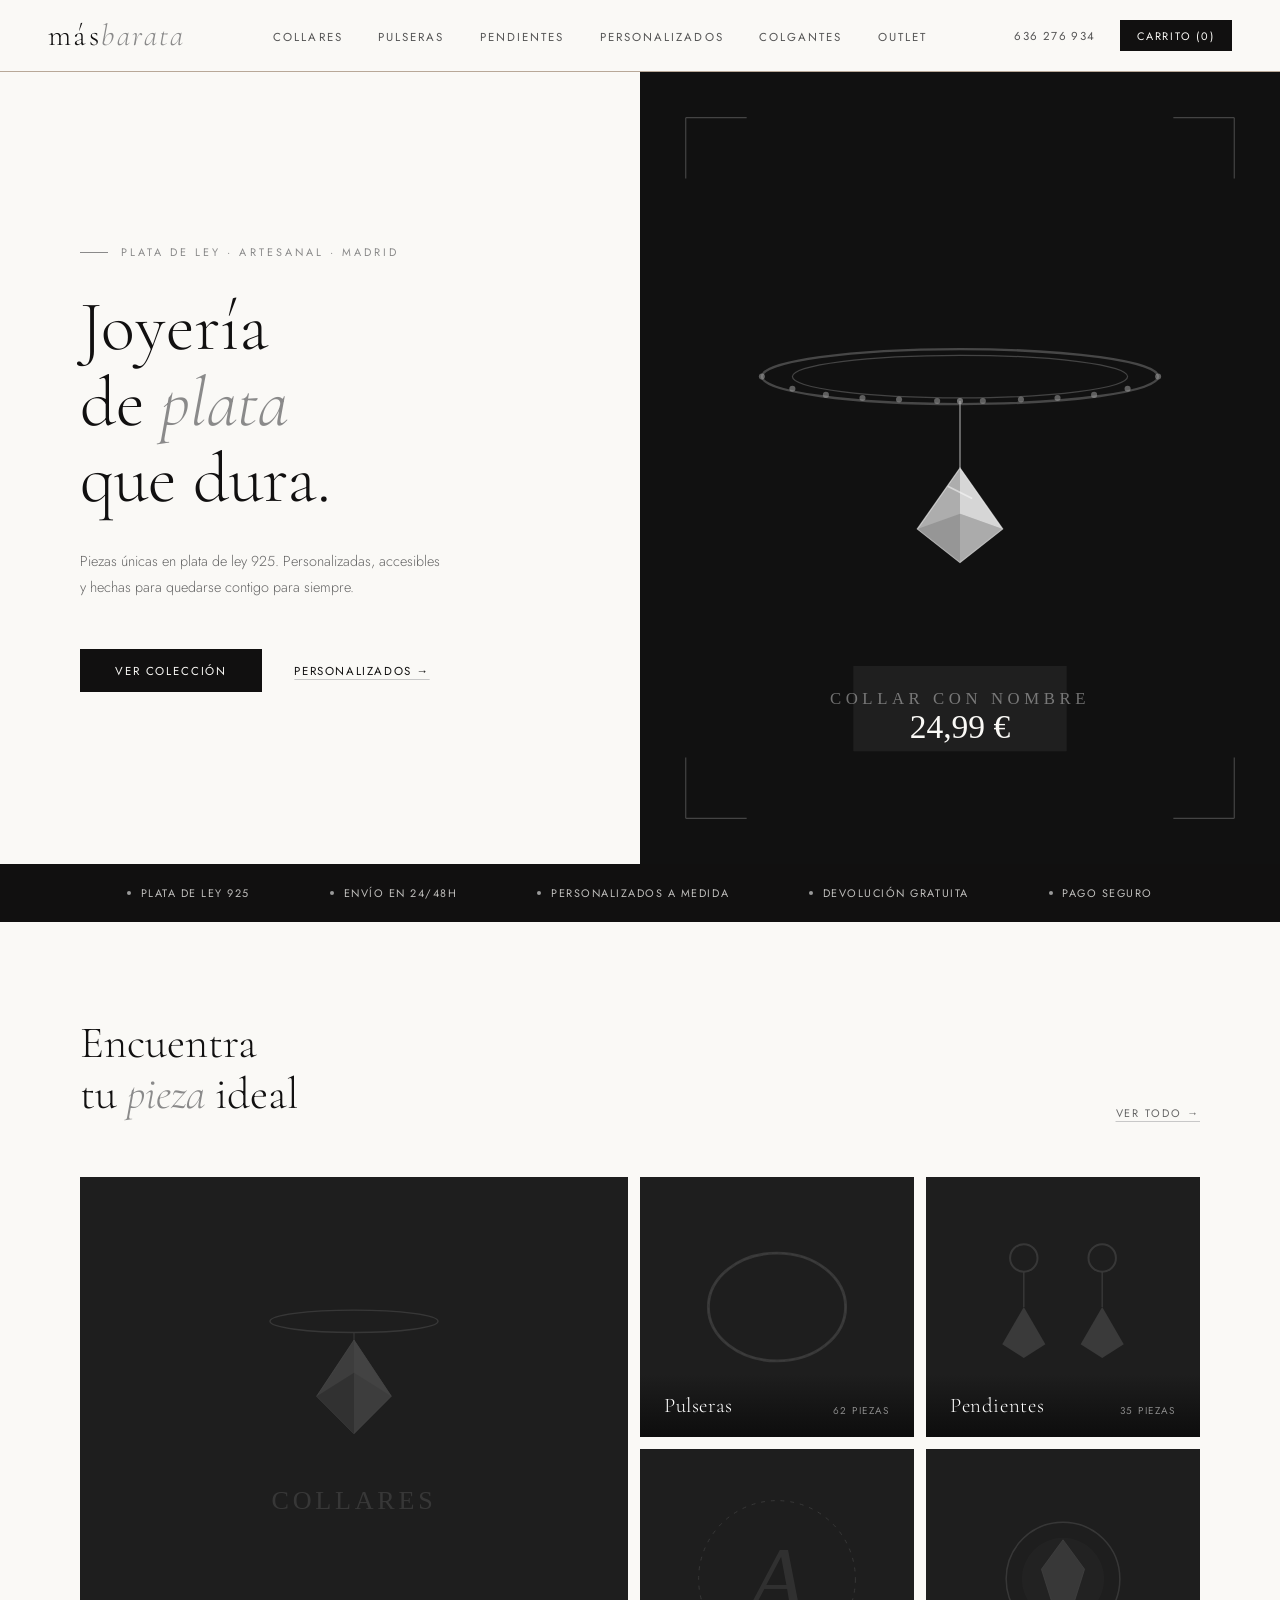
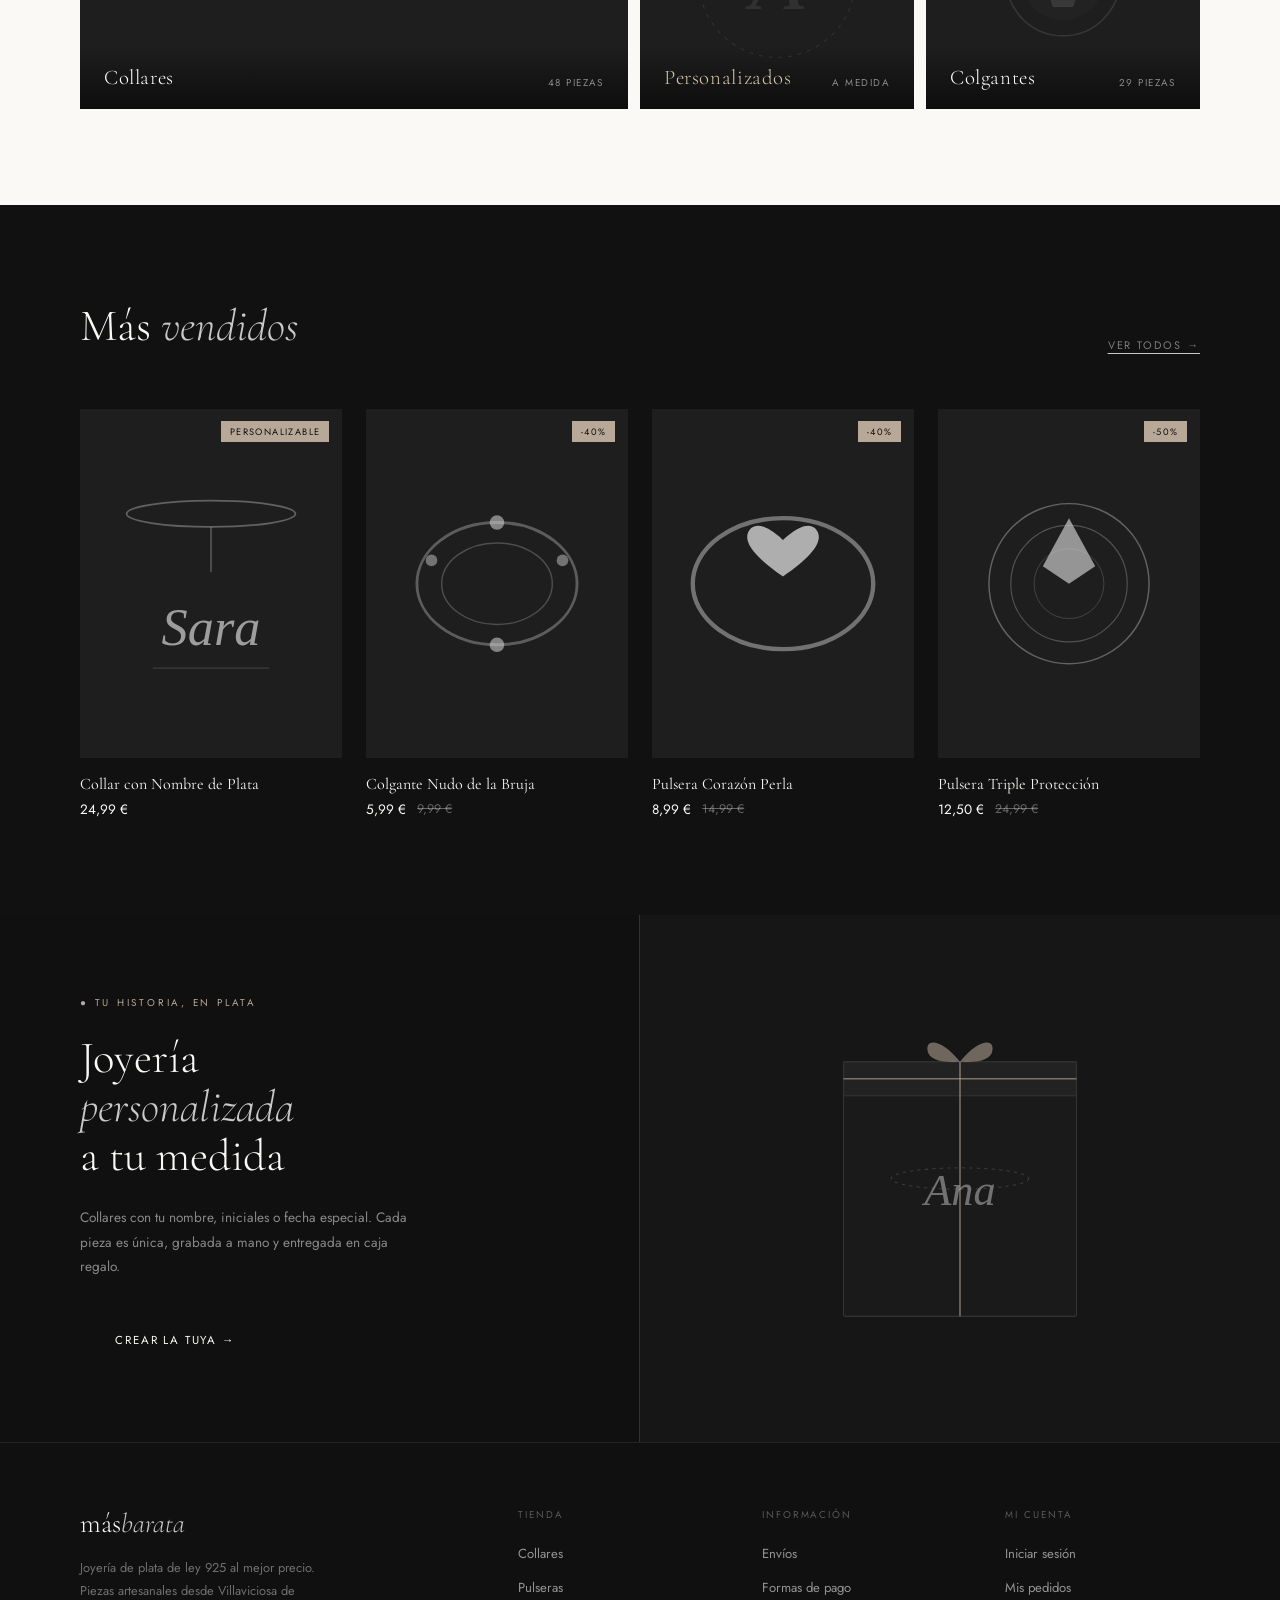
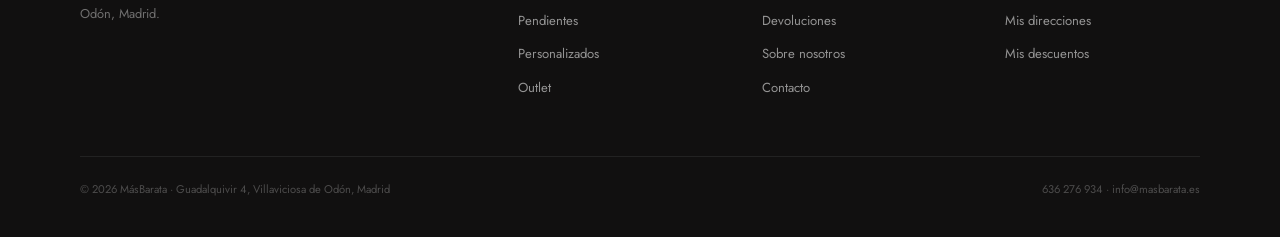
<file: index.html>
<!DOCTYPE html>
<html lang="es">
<head>
  <meta charset="UTF-8">
  <meta name="viewport" content="width=device-width, initial-scale=1.0">
  <title>MásBarata – Joyería de Plata de Ley</title>
  <link rel="preconnect" href="https://fonts.googleapis.com">
  <link rel="preconnect" href="https://fonts.gstatic.com" crossorigin>
  <link href="https://fonts.googleapis.com/css2?family=Cormorant+Garamond:ital,wght@0,300;0,400;0,600;1,300;1,400&family=Jost:wght@300;400;500&display=swap" rel="stylesheet">
  <link rel="stylesheet" href="css/style.css">
</head>
<body>

  <nav class="navbar">
    <a href="index.html" class="nav-logo">más<span>barata</span></a>
    <ul class="nav-links">
      <li><a href="catalogo.html?cat=collares">Collares</a></li>
      <li><a href="catalogo.html?cat=pulseras">Pulseras</a></li>
      <li><a href="catalogo.html?cat=pendientes">Pendientes</a></li>
      <li><a href="personalizados.html">Personalizados</a></li>
      <li><a href="catalogo.html?cat=colgantes">Colgantes</a></li>
      <li><a href="catalogo.html?outlet=1">Outlet</a></li>
    </ul>
    <div class="nav-right">
      <a href="tel:636276934">636 276 934</a>
      <a href="carrito.html" class="btn-cart cart-count">Carrito (0)</a>
    </div>
  </nav>

  <section class="hero">
    <div class="hero-text">
      <p class="eyebrow">Plata de Ley · Artesanal · Madrid</p>
      <h1 class="hero-title">Joyería<br>de <em>plata</em><br>que dura.</h1>
      <p class="hero-sub">Piezas únicas en plata de ley 925. Personalizadas, accesibles y hechas para quedarse contigo para siempre.</p>
      <div class="hero-ctas">
        <a href="catalogo.html" class="btn-primary">Ver colección</a>
        <a href="personalizados.html" class="btn-ghost">Personalizados →</a>
      </div>
    </div>
    <div class="hero-image">
      <img src="img/hero-jewel.svg" alt="Collar de plata con colgante" class="hero-svg">
    </div>
  </section>

  <div class="trust-strip">
    <div class="trust-item"><span class="trust-dot"></span> Plata de Ley 925</div>
    <div class="trust-item"><span class="trust-dot"></span> Envío en 24/48h</div>
    <div class="trust-item"><span class="trust-dot"></span> Personalizados a medida</div>
    <div class="trust-item"><span class="trust-dot"></span> Devolución gratuita</div>
    <div class="trust-item"><span class="trust-dot"></span> Pago seguro</div>
  </div>

  <section class="section section-cats">
    <div class="section-header">
      <h2 class="section-title">Encuentra<br>tu <em>pieza</em> ideal</h2>
      <a href="catalogo.html" class="section-link">Ver todo →</a>
    </div>
    <div class="cat-grid">
      <a href="catalogo.html?cat=collares" class="cat-card cat-card--large">
        <img src="img/cat-collares.svg" alt="" class="cat-bg-svg">
        <div class="cat-label"><span class="cat-name">Collares</span><span class="cat-count">48 piezas</span></div>
      </a>
      <a href="catalogo.html?cat=pulseras" class="cat-card">
        <img src="img/cat-pulseras.svg" alt="" class="cat-bg-svg">
        <div class="cat-label"><span class="cat-name">Pulseras</span><span class="cat-count">62 piezas</span></div>
      </a>
      <a href="catalogo.html?cat=pendientes" class="cat-card">
        <img src="img/cat-pendientes.svg" alt="" class="cat-bg-svg">
        <div class="cat-label"><span class="cat-name">Pendientes</span><span class="cat-count">35 piezas</span></div>
      </a>
      <a href="personalizados.html" class="cat-card">
        <img src="img/cat-personalizados.svg" alt="" class="cat-bg-svg">
        <div class="cat-label"><span class="cat-name" style="color:#D4C5A9;">Personalizados</span><span class="cat-count">A medida</span></div>
      </a>
      <a href="catalogo.html?cat=colgantes" class="cat-card">
        <img src="img/cat-colgantes.svg" alt="" class="cat-bg-svg">
        <div class="cat-label"><span class="cat-name">Colgantes</span><span class="cat-count">29 piezas</span></div>
      </a>
    </div>
  </section>

  <section class="section section-dark">
    <div class="section-header">
      <h2 class="section-title">Más <em>vendidos</em></h2>
      <a href="catalogo.html" class="section-link">Ver todos →</a>
    </div>
    <div class="prod-grid" id="productGrid"></div>
  </section>

  <div class="custom-banner">
    <div class="custom-content">
      <p class="custom-eyebrow">● Tu historia, en plata</p>
      <h2 class="custom-title">Joyería<br><em>personalizada</em><br>a tu medida</h2>
      <p class="custom-desc">Collares con tu nombre, iniciales o fecha especial. Cada pieza es única, grabada a mano y entregada en caja regalo.</p>
      <a href="personalizados.html" class="btn-primary">Crear la tuya →</a>
    </div>
    <div class="custom-visual">
      <img src="img/gift-box.svg" alt="Caja regalo" class="gift-svg">
    </div>
  </div>

  <footer class="footer">
    <div class="footer-grid">
      <div class="footer-brand-col">
        <p class="footer-brand">más<span>barata</span></p>
        <p class="footer-desc">Joyería de plata de ley 925 al mejor precio. Piezas artesanales desde Villaviciosa de Odón, Madrid.</p>
      </div>
      <div>
        <p class="footer-col-title">Tienda</p>
        <ul class="footer-links">
          <li><a href="catalogo.html?cat=collares">Collares</a></li>
          <li><a href="catalogo.html?cat=pulseras">Pulseras</a></li>
          <li><a href="catalogo.html?cat=pendientes">Pendientes</a></li>
          <li><a href="personalizados.html">Personalizados</a></li>
          <li><a href="catalogo.html?outlet=1">Outlet</a></li>
        </ul>
      </div>
      <div>
        <p class="footer-col-title">Información</p>
        <ul class="footer-links">
          <li><a href="#">Envíos</a></li>
          <li><a href="#">Formas de pago</a></li>
          <li><a href="#">Devoluciones</a></li>
          <li><a href="#">Sobre nosotros</a></li>
          <li><a href="#">Contacto</a></li>
        </ul>
      </div>
      <div>
        <p class="footer-col-title">Mi cuenta</p>
        <ul class="footer-links">
          <li><a href="cuenta.html">Iniciar sesión</a></li>
          <li><a href="cuenta.html">Mis pedidos</a></li>
          <li><a href="cuenta.html">Mis direcciones</a></li>
          <li><a href="cuenta.html">Mis descuentos</a></li>
        </ul>
      </div>
    </div>
    <div class="footer-bottom">
      <p class="footer-copy">© 2026 MásBarata · Guadalquivir 4, Villaviciosa de Odón, Madrid</p>
      <p class="footer-phone">636 276 934 · info@masbarata.es</p>
    </div>
  </footer>

  <script src="store.js"></script>
  <script>
    document.addEventListener('DOMContentLoaded', () => {
      const featured = [1, 9, 4, 5];
      const grid = document.getElementById('productGrid');
      grid.innerHTML = featured.map(id => {
        const p = CATALOG.find(x => x.id === id);
        if (!p) return '';
        return `<a href="producto.html?id=${p.id}" class="prod-card">
          <div class="prod-img">${p.svg}${p.badge ? `<span class="badge-sale">${p.badge}</span>` : ''}</div>
          <p class="prod-name">${p.name}</p>
          <div class="prod-prices">
            <span class="prod-price">${fmt(p.price)}</span>
            ${p.oldPrice ? `<span class="prod-price-old">${fmt(p.oldPrice)}</span>` : ''}
          </div>
        </a>`;
      }).join('');
    });
  </script>
</body>
</html>
</file>
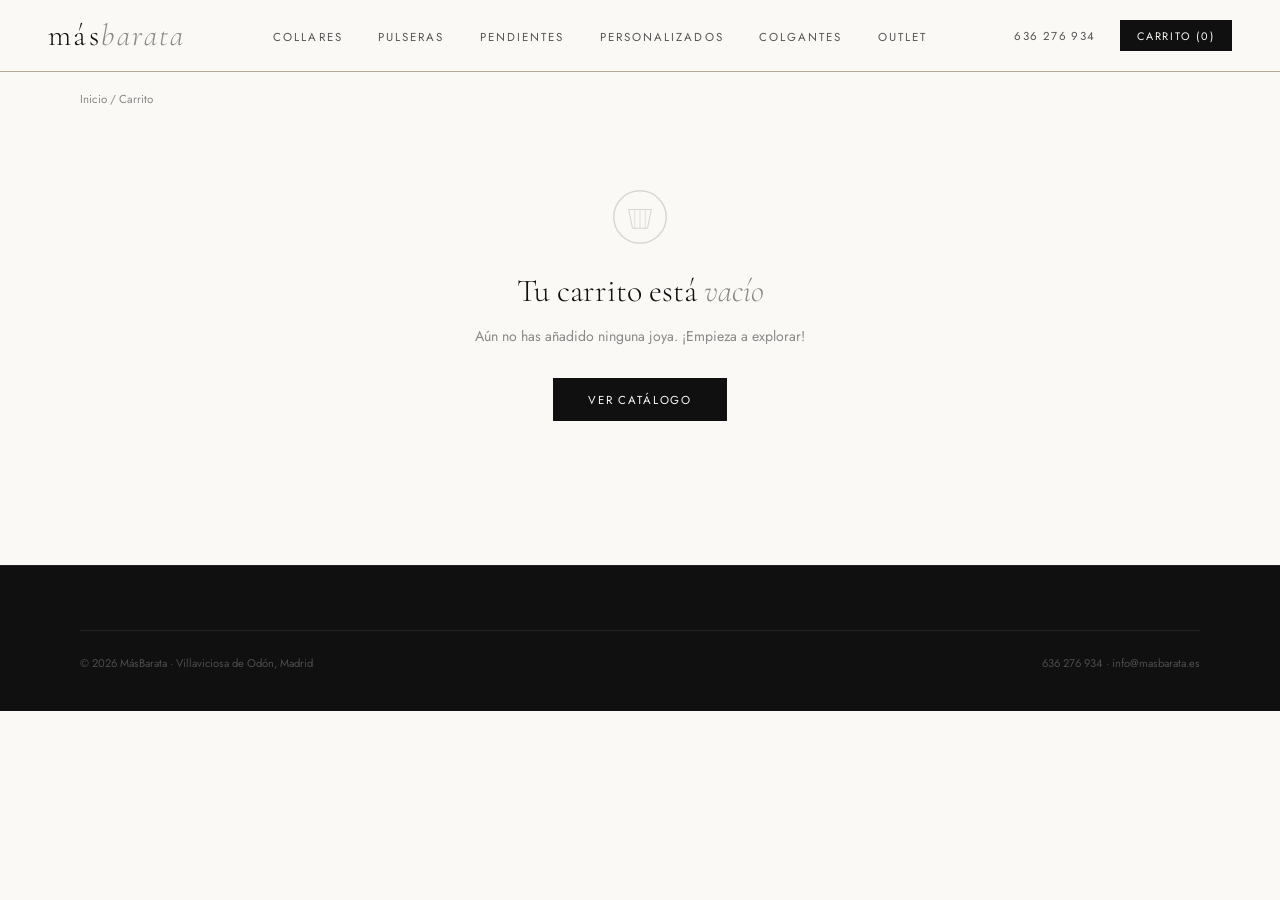
<file: carrito.html>
<!DOCTYPE html>
<html lang="es">
<head>
  <meta charset="UTF-8">
  <meta name="viewport" content="width=device-width, initial-scale=1.0">
  <title>Carrito – MásBarata</title>
  <link rel="preconnect" href="https://fonts.googleapis.com">
  <link href="https://fonts.googleapis.com/css2?family=Cormorant+Garamond:ital,wght@0,300;0,400;0,600;1,300;1,400&family=Jost:wght@300;400;500&display=swap" rel="stylesheet">
  <link rel="stylesheet" href="css/style.css">
  <style>
    .cart-layout { display: grid; grid-template-columns: 1fr 340px; gap: 3rem; padding: 2rem 5rem 5rem; max-width: 1200px; margin: 0 auto; }
    .cart-page-title { font-family: var(--font-display); font-size: 2rem; font-weight: 300; margin-bottom: 2rem; }
    .cart-page-title em { font-style: italic; color: var(--plata-dark); }
    .cart-item { display: grid; grid-template-columns: 100px 1fr auto; gap: 1.5rem; align-items: center; padding: 1.5rem 0; border-bottom: 0.5px solid #e5e5e5; }
    .cart-item-img { background: #1a1a1a; aspect-ratio: 1/1; display: flex; align-items: center; justify-content: center; }
    .cart-item-img svg { width: 70px; height: 70px; }
    .cart-item-name { font-family: var(--font-display); font-size: 1.05rem; font-weight: 400; margin-bottom: 0.3rem; }
    .cart-item-opts { font-size: 0.72rem; color: #888; line-height: 1.7; }
    .cart-item-right { display: flex; flex-direction: column; align-items: flex-end; gap: 0.6rem; }
    .cart-item-price { font-family: var(--font-display); font-size: 1.2rem; font-weight: 300; }
    .cart-qty { display: flex; align-items: center; border: 0.5px solid #ccc; }
    .cart-qty-btn { width: 30px; height: 30px; background: none; border: none; font-size: 1rem; cursor: pointer; transition: background 0.2s; }
    .cart-qty-btn:hover { background: #f0f0f0; }
    .cart-qty-val { width: 32px; text-align: center; font-size: 0.85rem; border-left: 0.5px solid #ccc; border-right: 0.5px solid #ccc; line-height: 30px; }
    .cart-remove { font-size: 0.68rem; color: #aaa; text-decoration: underline; cursor: pointer; border: none; background: none; font-family: var(--font-body); }
    .cart-remove:hover { color: #c0392b; }
    .order-summary { background: #f8f7f4; padding: 2rem; height: fit-content; position: sticky; top: 90px; }
    .summary-title { font-family: var(--font-display); font-size: 1.3rem; font-weight: 300; margin-bottom: 1.5rem; }
    .summary-line { display: flex; justify-content: space-between; font-size: 0.83rem; color: #555; margin-bottom: 0.7rem; }
    .summary-line.total { font-size: 1rem; font-weight: 500; color: var(--negro); padding-top: 0.8rem; border-top: 0.5px solid #ddd; margin-top: 0.5rem; }
    .promo-row { display: flex; gap: 0.5rem; margin: 1rem 0; }
    .promo-input { flex: 1; border: 0.5px solid #ccc; padding: 0.5rem 0.8rem; font-family: var(--font-body); font-size: 0.8rem; outline: none; }
    .promo-input:focus { border-color: var(--negro); }
    .promo-btn { background: none; border: 0.5px solid var(--negro); padding: 0.5rem 0.9rem; font-family: var(--font-body); font-size: 0.75rem; cursor: pointer; transition: all 0.2s; }
    .promo-btn:hover { background: var(--negro); color: #fff; }
    .cart-empty { padding: 5rem 5rem; text-align: center; }
    .cart-empty-title { font-family: var(--font-display); font-size: 2rem; font-weight: 300; margin-bottom: 1rem; }
    .cart-empty-sub { font-size: 0.88rem; color: #888; margin-bottom: 2rem; }
    .shipping-note { font-size: 0.72rem; color: #2a7a3a; text-align: center; margin-top: 0.8rem; }
    .page-breadcrumb { padding: 1.2rem 5rem 0; font-size: 0.72rem; color: #888; }
    .page-breadcrumb a { color: #888; text-decoration: none; }
    @media(max-width:900px){ .cart-layout{grid-template-columns:1fr;padding:1.5rem;} .order-summary{position:static;} .cart-empty{padding:3rem 1.5rem;} }
  </style>
</head>
<body>

  <nav class="navbar">
    <a href="index.html" class="nav-logo">más<span>barata</span></a>
    <ul class="nav-links">
      <li><a href="catalogo.html?cat=collares">Collares</a></li>
      <li><a href="catalogo.html?cat=pulseras">Pulseras</a></li>
      <li><a href="catalogo.html?cat=pendientes">Pendientes</a></li>
      <li><a href="personalizados.html">Personalizados</a></li>
      <li><a href="catalogo.html?cat=colgantes">Colgantes</a></li>
      <li><a href="catalogo.html?outlet=1">Outlet</a></li>
    </ul>
    <div class="nav-right">
      <a href="tel:636276934">636 276 934</a>
      <a href="carrito.html" class="btn-cart cart-count">Carrito (0)</a>
    </div>
  </nav>

  <div class="page-breadcrumb">
    <a href="index.html">Inicio</a> / Carrito
  </div>

  <div id="cartContent"></div>

  <footer class="footer" style="margin-top:4rem">
    <div class="footer-bottom">
      <p class="footer-copy">© 2026 MásBarata · Villaviciosa de Odón, Madrid</p>
      <p class="footer-phone">636 276 934 · info@masbarata.es</p>
    </div>
  </footer>

  <script src="store.js"></script>
  <script>
    function renderCart() {
      const items = Cart.get();
      const container = document.getElementById('cartContent');

      if (items.length === 0) {
        container.innerHTML = `
          <div class="cart-empty">
            <svg viewBox="0 0 80 80" width="60" height="60" style="margin:0 auto 1.5rem;display:block;opacity:.3">
              <circle cx="40" cy="40" r="35" fill="none" stroke="#888" stroke-width="2"/>
              <path d="M25,30 L30,55 L50,55 L55,30 Z" fill="none" stroke="#888" stroke-width="1.5"/>
              <line x1="33" y1="30" x2="33" y2="55" stroke="#888" stroke-width="1"/>
              <line x1="40" y1="30" x2="40" y2="55" stroke="#888" stroke-width="1"/>
              <line x1="47" y1="30" x2="47" y2="55" stroke="#888" stroke-width="1"/>
            </svg>
            <p class="cart-empty-title">Tu carrito está <em style="font-style:italic;color:var(--plata-dark)">vacío</em></p>
            <p class="cart-empty-sub">Aún no has añadido ninguna joya. ¡Empieza a explorar!</p>
            <a href="catalogo.html" class="btn-primary" style="display:inline-block">Ver catálogo</a>
          </div>`;
        return;
      }

      const subtotal = Cart.total();
      const shipping = subtotal >= 30 ? 0 : 3.99;
      const total = subtotal + shipping;

      const itemsHtml = items.map(item => {
        const p = CATALOG.find(x => x.id === item.id);
        if (!p) return '';
        const optsHtml = Object.entries(item.opts || {}).filter(([,v]) => v).map(([k,v]) => {
          const labels = { length:'Longitud', finish:'Acabado', custom:'Texto', type:'Tipo' };
          return `${labels[k]||k}: ${v}`;
        }).join(' · ');
        return `
          <div class="cart-item" data-id="${item.id}" data-opts='${JSON.stringify(item.opts||{})}'>
            <div class="cart-item-img">${p.svg}</div>
            <div>
              <p class="cart-item-name">${p.name}</p>
              ${optsHtml ? `<p class="cart-item-opts">${optsHtml}</p>` : ''}
              <button class="cart-remove" onclick="removeItem(${item.id}, ${JSON.stringify(item.opts||{}).replace(/"/g,'&quot;')})">Eliminar</button>
            </div>
            <div class="cart-item-right">
              <p class="cart-item-price">${fmt(p.price * item.qty)}</p>
              <div class="cart-qty">
                <button class="cart-qty-btn" onclick="changeQty(${item.id}, ${item.qty-1}, ${JSON.stringify(item.opts||{}).replace(/"/g,'&quot;')})">−</button>
                <span class="cart-qty-val">${item.qty}</span>
                <button class="cart-qty-btn" onclick="changeQty(${item.id}, ${item.qty+1}, ${JSON.stringify(item.opts||{}).replace(/"/g,'&quot;')})">+</button>
              </div>
            </div>
          </div>`;
      }).join('');

      container.innerHTML = `
        <div class="cart-layout">
          <div>
            <h1 class="cart-page-title">Tu <em>carrito</em></h1>
            ${itemsHtml}
            <p style="margin-top:1.5rem"><a href="catalogo.html" style="font-size:.75rem;color:#888;text-decoration:underline;text-underline-offset:4px">← Seguir comprando</a></p>
          </div>
          <div class="order-summary">
            <p class="summary-title">Resumen del pedido</p>
            <div class="summary-line"><span>Subtotal</span><span>${fmt(subtotal)}</span></div>
            <div class="summary-line"><span>Envío</span><span>${shipping === 0 ? '<span style="color:#2a7a3a">Gratis</span>' : fmt(shipping)}</span></div>
            <div class="summary-line total"><span>Total</span><span>${fmt(total)}</span></div>
            ${shipping > 0 ? `<p style="font-size:.7rem;color:#888;margin-top:.5rem">Envío gratis a partir de 30 €</p>` : ''}
            <div class="promo-row">
              <input class="promo-input" type="text" placeholder="Código promocional" id="promoInput">
              <button class="promo-btn" onclick="applyPromo()">Aplicar</button>
            </div>
            <p id="promoMsg" style="font-size:.7rem;color:transparent;margin-bottom:.5rem">.</p>
            <a href="checkout.html" class="btn-primary" style="display:block;text-align:center;padding:1rem;font-size:.8rem">Finalizar compra →</a>
            <p class="shipping-note">✓ Pago 100% seguro · SSL</p>
          </div>
        </div>`;
    }

    function removeItem(id, opts) {
      Cart.remove(id, typeof opts === 'string' ? JSON.parse(opts) : opts);
      renderCart();
    }

    function changeQty(id, qty, opts) {
      const o = typeof opts === 'string' ? JSON.parse(opts) : opts;
      if (qty < 1) { Cart.remove(id, o); }
      else { Cart.updateQty(id, qty, o); }
      renderCart();
    }

    function applyPromo() {
      const code = document.getElementById('promoInput')?.value?.toUpperCase();
      const msg = document.getElementById('promoMsg');
      if (!msg) return;
      if (code === 'PLATA10') { msg.style.color='#2a7a3a'; msg.textContent='✓ Código aplicado: 10% de descuento'; }
      else { msg.style.color='#c0392b'; msg.textContent='Código no válido'; }
    }

    document.addEventListener('DOMContentLoaded', renderCart);
  </script>
</body>
</html>
</file>
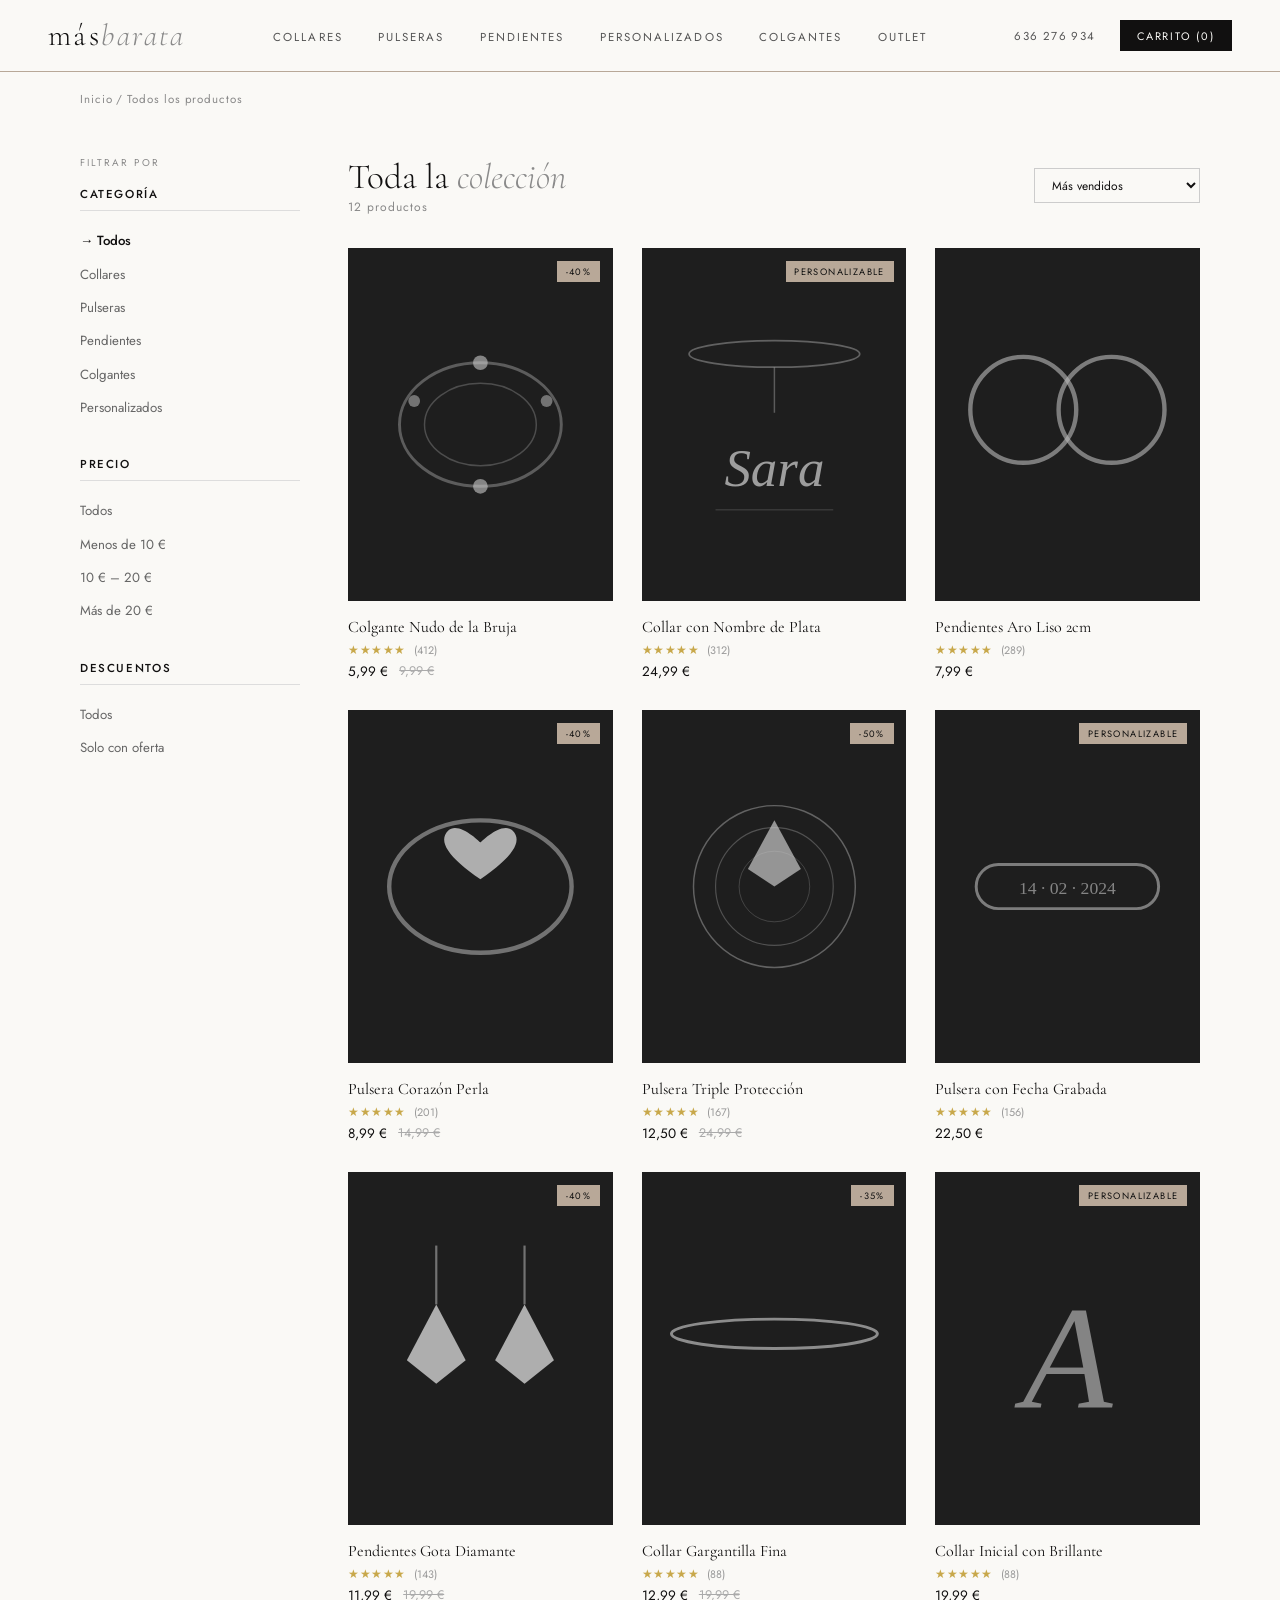
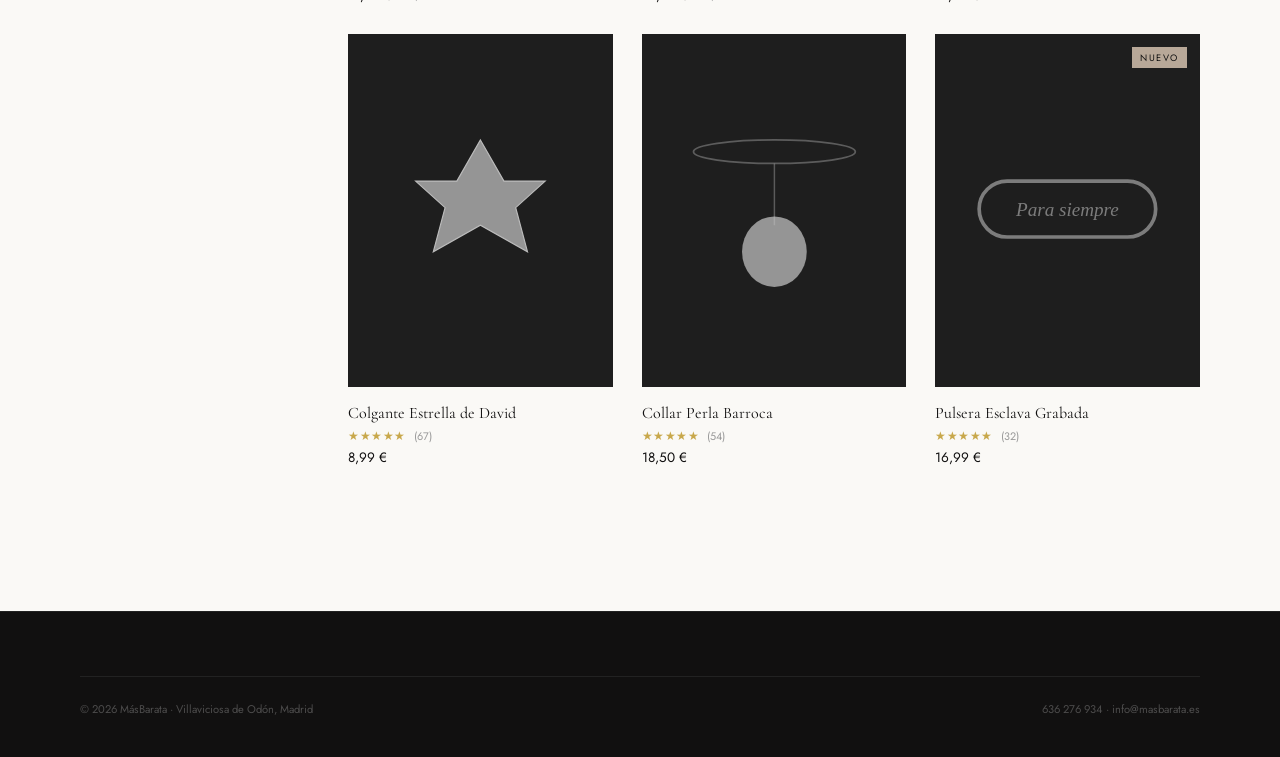
<file: catalogo.html>
<!DOCTYPE html>
<html lang="es">
<head>
  <meta charset="UTF-8">
  <meta name="viewport" content="width=device-width, initial-scale=1.0">
  <title>Catálogo – MásBarata</title>
  <link rel="preconnect" href="https://fonts.googleapis.com">
  <link href="https://fonts.googleapis.com/css2?family=Cormorant+Garamond:ital,wght@0,300;0,400;0,600;1,300;1,400&family=Jost:wght@300;400;500&display=swap" rel="stylesheet">
  <link rel="stylesheet" href="css/style.css">
  <style>
    .catalog-layout { display: grid; grid-template-columns: 220px 1fr; gap: 3rem; padding: 3rem 5rem 5rem; }
    .filter-panel { position: sticky; top: 90px; height: fit-content; }
    .filter-title { font-size: 0.62rem; letter-spacing: 0.22em; text-transform: uppercase; color: var(--plata-dark); margin-bottom: 1rem; }
    .filter-group { margin-bottom: 2rem; }
    .filter-group-title { font-size: 0.72rem; letter-spacing: 0.14em; text-transform: uppercase; color: var(--negro); margin-bottom: 0.8rem; font-weight: 500; border-bottom: 0.5px solid #ddd; padding-bottom: 0.5rem; }
    .filter-btn { display: block; width: 100%; text-align: left; background: none; border: none; padding: 0.45rem 0; font-family: var(--font-body); font-size: 0.83rem; color: #666; cursor: pointer; transition: color 0.2s; }
    .filter-btn:hover, .filter-btn.active { color: var(--negro); font-weight: 500; }
    .filter-btn.active::before { content: '→ '; }
    .catalog-header { display: flex; align-items: center; justify-content: space-between; margin-bottom: 2rem; }
    .catalog-title { font-family: var(--font-display); font-size: 2.2rem; font-weight: 300; }
    .catalog-title em { font-style: italic; color: var(--plata-dark); }
    .catalog-count { font-size: 0.75rem; color: #888; letter-spacing: 0.08em; }
    .sort-select { font-family: var(--font-body); font-size: 0.75rem; border: 0.5px solid #ccc; padding: 0.4rem 0.8rem; background: transparent; cursor: pointer; color: var(--negro); }
    .catalog-grid { display: grid; grid-template-columns: repeat(3, 1fr); gap: 1.8rem; }
    .page-breadcrumb { padding: 1.2rem 5rem 0; font-size: 0.72rem; color: #888; letter-spacing: 0.08em; }
    .page-breadcrumb a { color: #888; text-decoration: none; }
    .page-breadcrumb a:hover { color: var(--negro); }
    .outlet-banner { background: var(--negro); color: var(--crema); text-align: center; padding: 0.8rem; font-size: 0.72rem; letter-spacing: 0.18em; text-transform: uppercase; }
    .outlet-banner em { color: var(--acento); font-style: normal; }
    @media(max-width:900px){ .catalog-layout{grid-template-columns:1fr;padding:2rem 1.5rem;} .catalog-grid{grid-template-columns:repeat(2,1fr);} }
  </style>
</head>
<body>

  <nav class="navbar">
    <a href="index.html" class="nav-logo">más<span>barata</span></a>
    <ul class="nav-links">
      <li><a href="catalogo.html?cat=collares">Collares</a></li>
      <li><a href="catalogo.html?cat=pulseras">Pulseras</a></li>
      <li><a href="catalogo.html?cat=pendientes">Pendientes</a></li>
      <li><a href="personalizados.html">Personalizados</a></li>
      <li><a href="catalogo.html?cat=colgantes">Colgantes</a></li>
      <li><a href="catalogo.html?outlet=1">Outlet</a></li>
    </ul>
    <div class="nav-right">
      <a href="tel:636276934">636 276 934</a>
      <a href="carrito.html" class="btn-cart cart-count">Carrito (0)</a>
    </div>
  </nav>

  <div class="outlet-banner" id="outletBanner" style="display:none">
    ✦ <em>Outlet</em> — Hasta un 50% de descuento en piezas seleccionadas ✦
  </div>

  <div class="page-breadcrumb">
    <a href="index.html">Inicio</a> / <span id="breadcrumbCat">Todos los productos</span>
  </div>

  <div class="catalog-layout">
    <!-- FILTROS -->
    <aside class="filter-panel">
      <p class="filter-title">Filtrar por</p>

      <div class="filter-group">
        <p class="filter-group-title">Categoría</p>
        <button class="filter-btn" data-filter="cat" data-val="">Todos</button>
        <button class="filter-btn" data-filter="cat" data-val="collares">Collares</button>
        <button class="filter-btn" data-filter="cat" data-val="pulseras">Pulseras</button>
        <button class="filter-btn" data-filter="cat" data-val="pendientes">Pendientes</button>
        <button class="filter-btn" data-filter="cat" data-val="colgantes">Colgantes</button>
        <button class="filter-btn" data-filter="cat" data-val="personalizados">Personalizados</button>
      </div>

      <div class="filter-group">
        <p class="filter-group-title">Precio</p>
        <button class="filter-btn" data-filter="price" data-val="">Todos</button>
        <button class="filter-btn" data-filter="price" data-val="0-10">Menos de 10 €</button>
        <button class="filter-btn" data-filter="price" data-val="10-20">10 € – 20 €</button>
        <button class="filter-btn" data-filter="price" data-val="20-99">Más de 20 €</button>
      </div>

      <div class="filter-group">
        <p class="filter-group-title">Descuentos</p>
        <button class="filter-btn" data-filter="sale" data-val="">Todos</button>
        <button class="filter-btn" data-filter="sale" data-val="1">Solo con oferta</button>
      </div>
    </aside>

    <!-- PRODUCTOS -->
    <div>
      <div class="catalog-header">
        <div>
          <h1 class="catalog-title" id="catTitle">Toda la <em>colección</em></h1>
          <p class="catalog-count" id="catCount">0 productos</p>
        </div>
        <select class="sort-select" id="sortSelect">
          <option value="default">Más vendidos</option>
          <option value="price-asc">Precio: menor a mayor</option>
          <option value="price-desc">Precio: mayor a menor</option>
          <option value="rating">Mejor valorados</option>
        </select>
      </div>
      <div class="catalog-grid" id="catalogGrid"></div>
    </div>
  </div>

  <!-- FOOTER mínimo -->
  <footer class="footer" style="margin-top:4rem">
    <div class="footer-bottom">
      <p class="footer-copy">© 2026 MásBarata · Villaviciosa de Odón, Madrid</p>
      <p class="footer-phone">636 276 934 · info@masbarata.es</p>
    </div>
  </footer>

  <script src="store.js"></script>
  <script>
    let activeFilters = { cat: '', price: '', sale: '' };
    let activeSort = 'default';

    function getFiltered() {
      let items = [...CATALOG];
      const outlet = getParam('outlet');
      if (outlet) items = items.filter(p => p.oldPrice);
      if (activeFilters.cat) items = items.filter(p => p.cat === activeFilters.cat);
      if (activeFilters.sale) items = items.filter(p => p.oldPrice);
      if (activeFilters.price) {
        const [min, max] = activeFilters.price.split('-').map(Number);
        items = items.filter(p => p.price >= min && p.price <= max);
      }
      if (activeSort === 'price-asc') items.sort((a,b) => a.price - b.price);
      else if (activeSort === 'price-desc') items.sort((a,b) => b.price - a.price);
      else if (activeSort === 'rating') items.sort((a,b) => b.rating - a.rating);
      else items.sort((a,b) => b.reviews - a.reviews);
      return items;
    }

    function renderStars(r) {
      return '★'.repeat(Math.round(r)) + '☆'.repeat(5-Math.round(r));
    }

    function render() {
      const items = getFiltered();
      const grid = document.getElementById('catalogGrid');
      document.getElementById('catCount').textContent = `${items.length} producto${items.length!==1?'s':''}`;
      grid.innerHTML = items.map(p => `
        <a href="producto.html?id=${p.id}" class="prod-card" style="text-decoration:none">
          <div class="prod-img" style="background:#1e1e1e">
            ${p.svg}
            ${p.badge ? `<span class="badge-sale">${p.badge}</span>` : ''}
          </div>
          <p class="prod-name" style="color:var(--negro);margin-top:.6rem">${p.name}</p>
          <div style="display:flex;align-items:center;gap:.5rem;margin:.2rem 0">
            <span style="font-size:.72rem;color:#c8a84b;letter-spacing:.05em">${renderStars(p.rating)}</span>
            <span style="font-size:.68rem;color:#999">(${p.reviews})</span>
          </div>
          <div class="prod-prices">
            <span class="prod-price" style="color:var(--negro)">${fmt(p.price)}</span>
            ${p.oldPrice ? `<span class="prod-price-old" style="color:#aaa">${fmt(p.oldPrice)}</span>` : ''}
          </div>
        </a>`).join('');
    }

    function initPage() {
      const cat = getParam('cat') || '';
      const outlet = getParam('outlet');

      if (outlet) {
        document.getElementById('outletBanner').style.display = 'block';
        document.getElementById('catTitle').innerHTML = 'Productos en <em>Outlet</em>';
        document.getElementById('breadcrumbCat').textContent = 'Outlet';
      } else if (cat) {
        activeFilters.cat = cat;
        const labels = { collares:'Collares', pulseras:'Pulseras', pendientes:'Pendientes', colgantes:'Colgantes', personalizados:'Personalizados' };
        document.getElementById('catTitle').innerHTML = `${labels[cat] || cat} de <em>plata</em>`;
        document.getElementById('breadcrumbCat').textContent = labels[cat] || cat;
        document.querySelector(`[data-val="${cat}"]`)?.classList.add('active');
      } else {
        document.querySelector('[data-val=""]').classList.add('active');
      }

      render();

      // Filtros
      document.querySelectorAll('.filter-btn').forEach(btn => {
        btn.addEventListener('click', () => {
          const f = btn.dataset.filter;
          document.querySelectorAll(`[data-filter="${f}"]`).forEach(b => b.classList.remove('active'));
          btn.classList.add('active');
          activeFilters[f] = btn.dataset.val;
          render();
        });
      });

      document.getElementById('sortSelect').addEventListener('change', e => {
        activeSort = e.target.value;
        render();
      });
    }

    document.addEventListener('DOMContentLoaded', initPage);
  </script>
</body>
</html>
</file>
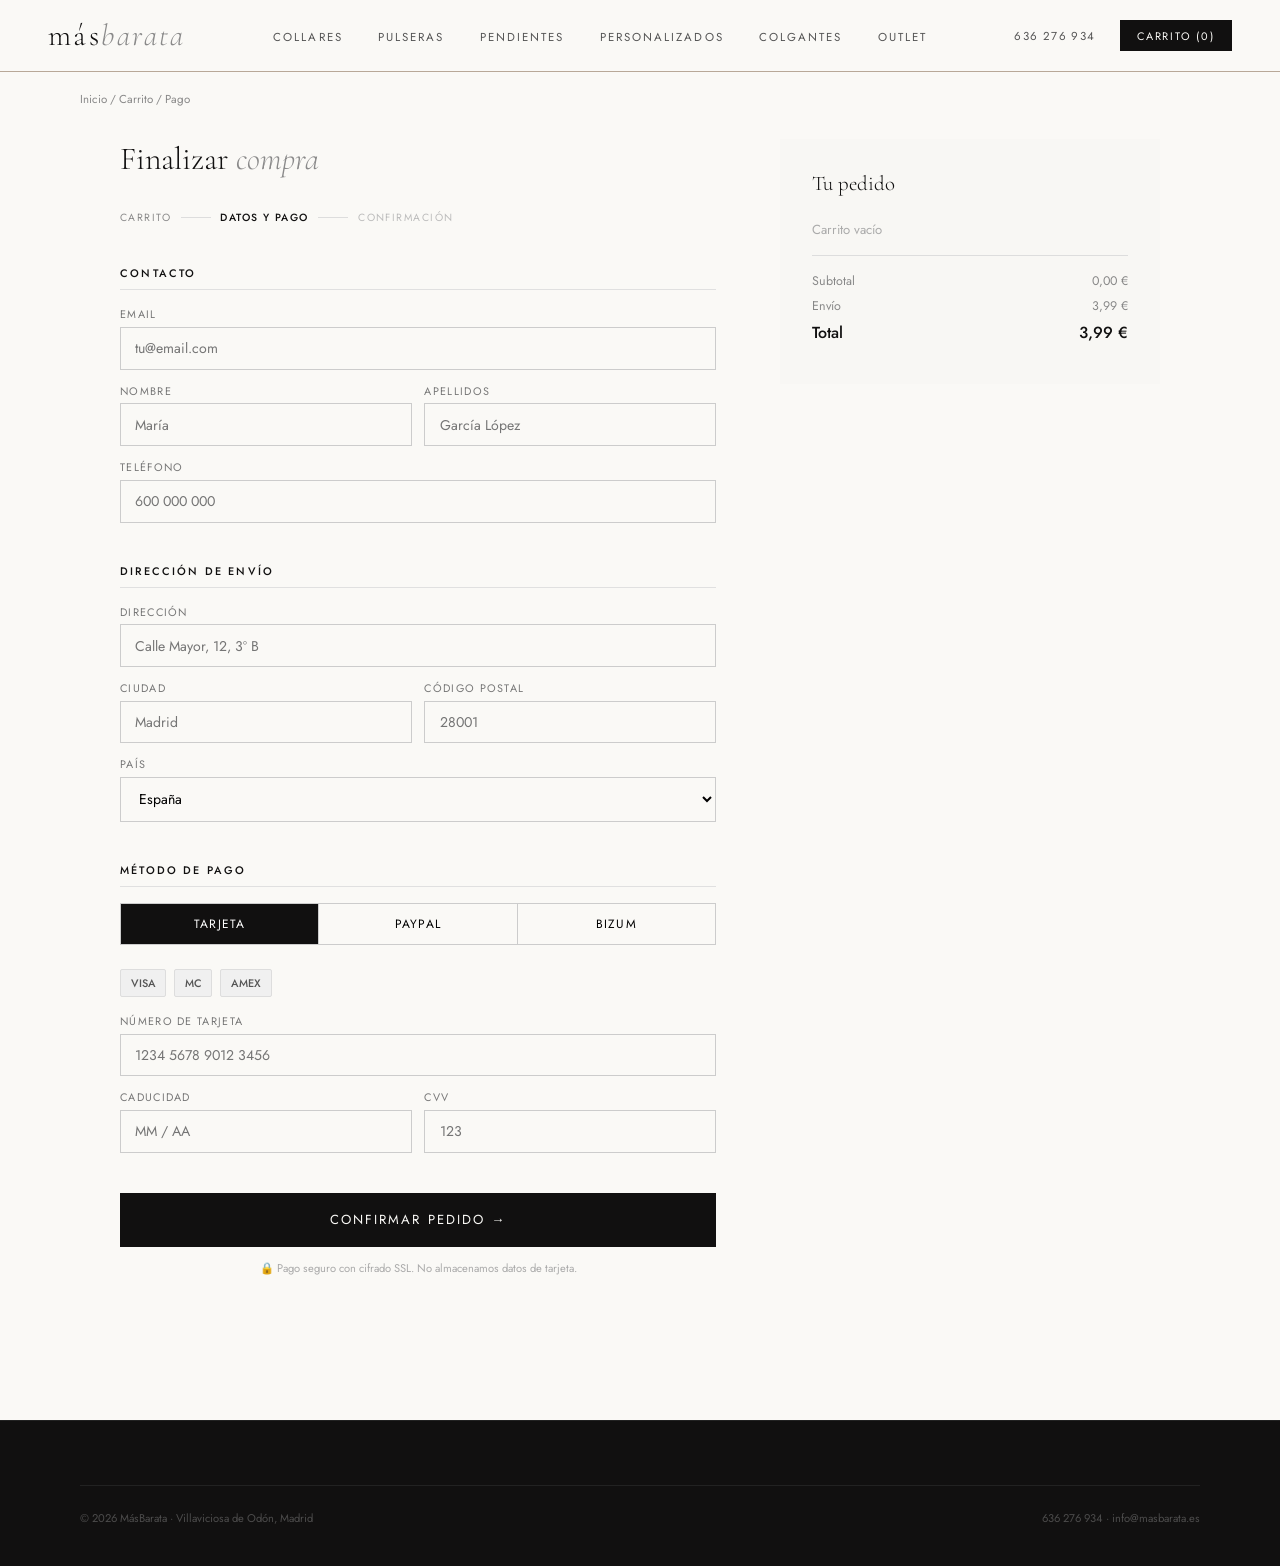
<file: checkout.html>
<!DOCTYPE html>
<html lang="es">
<head>
  <meta charset="UTF-8">
  <meta name="viewport" content="width=device-width, initial-scale=1.0">
  <title>Pago – MásBarata</title>
  <link rel="preconnect" href="https://fonts.googleapis.com">
  <link href="https://fonts.googleapis.com/css2?family=Cormorant+Garamond:ital,wght@0,300;0,400;0,600;1,300;1,400&family=Jost:wght@300;400;500&display=swap" rel="stylesheet">
  <link rel="stylesheet" href="css/style.css">
  <style>
    .checkout-wrap { display: grid; grid-template-columns: 1fr 380px; gap: 4rem; padding: 2rem 5rem 5rem; max-width: 1200px; margin: 0 auto; }
    .checkout-title { font-family: var(--font-display); font-size: 2rem; font-weight: 300; margin-bottom: 2rem; }
    .checkout-title em { font-style: italic; color: var(--plata-dark); }
    .form-section { margin-bottom: 2.5rem; }
    .form-section-title { font-size: 0.68rem; letter-spacing: 0.2em; text-transform: uppercase; color: var(--negro); font-weight: 500; margin-bottom: 1rem; padding-bottom: 0.5rem; border-bottom: 0.5px solid #e0e0e0; }
    .form-row { display: grid; grid-template-columns: 1fr 1fr; gap: 0.8rem; margin-bottom: 0.8rem; }
    .form-row.full { grid-template-columns: 1fr; }
    .form-group { display: flex; flex-direction: column; gap: 0.3rem; }
    .form-label { font-size: 0.68rem; letter-spacing: 0.12em; text-transform: uppercase; color: #777; }
    .form-field { border: 0.5px solid #ccc; padding: 0.65rem 0.9rem; font-family: var(--font-body); font-size: 0.88rem; outline: none; transition: border-color 0.2s; background: transparent; width: 100%; }
    .form-field:focus { border-color: var(--negro); }
    .payment-tabs { display: flex; gap: 0; margin-bottom: 1.5rem; border: 0.5px solid #ccc; }
    .pay-tab { flex: 1; padding: 0.7rem; text-align: center; font-size: 0.75rem; letter-spacing: 0.1em; text-transform: uppercase; cursor: pointer; border: none; background: none; font-family: var(--font-body); transition: all 0.2s; border-right: 0.5px solid #ccc; }
    .pay-tab:last-child { border-right: none; }
    .pay-tab.active { background: var(--negro); color: #fff; }
    .card-icons { display: flex; gap: 0.5rem; margin-bottom: 1rem; }
    .card-icon { background: #f0f0f0; border: 0.5px solid #ddd; padding: 0.3rem 0.6rem; font-size: 0.68rem; font-weight: 500; color: #555; border-radius: 2px; }
    .order-panel { background: #f8f7f4; padding: 2rem; position: sticky; top: 90px; height: fit-content; }
    .order-panel-title { font-family: var(--font-display); font-size: 1.3rem; font-weight: 300; margin-bottom: 1.5rem; }
    .order-item { display: flex; justify-content: space-between; align-items: center; margin-bottom: 1rem; font-size: 0.82rem; }
    .order-item-name { color: #444; max-width: 200px; }
    .order-item-price { font-weight: 500; color: var(--negro); }
    .order-divider { border: none; border-top: 0.5px solid #ddd; margin: 1rem 0; }
    .order-total-row { display: flex; justify-content: space-between; font-size: 1rem; font-weight: 500; color: var(--negro); margin-bottom: 0.5rem; }
    .order-sub-row { display: flex; justify-content: space-between; font-size: 0.78rem; color: #888; margin-bottom: 0.4rem; }
    .steps-bar { display: flex; align-items: center; gap: 0; margin-bottom: 2.5rem; }
    .step-item { font-size: 0.65rem; letter-spacing: 0.14em; text-transform: uppercase; color: #bbb; display: flex; align-items: center; gap: 0.5rem; }
    .step-item.active { color: var(--negro); font-weight: 500; }
    .step-item.done { color: var(--plata-dark); }
    .step-sep { width: 30px; height: 0.5px; background: #ddd; margin: 0 0.6rem; }
    .success-box { display: none; text-align: center; padding: 5rem 2rem; }
    .success-icon { font-size: 3rem; margin-bottom: 1rem; }
    .success-title { font-family: var(--font-display); font-size: 2.5rem; font-weight: 300; margin-bottom: 0.8rem; }
    .success-title em { font-style: italic; color: var(--plata-dark); }
    .success-sub { font-size: 0.9rem; color: #666; line-height: 1.8; max-width: 420px; margin: 0 auto 2rem; }
    .page-breadcrumb { padding: 1.2rem 5rem 0; font-size: 0.72rem; color: #888; }
    .page-breadcrumb a { color: #888; text-decoration: none; }
    @media(max-width:900px){ .checkout-wrap{grid-template-columns:1fr;padding:1.5rem;} .order-panel{position:static;} .form-row{grid-template-columns:1fr;} .page-breadcrumb{padding:1rem 1.5rem 0;} }
  </style>
</head>
<body>

  <nav class="navbar">
    <a href="index.html" class="nav-logo">más<span>barata</span></a>
    <ul class="nav-links">
      <li><a href="catalogo.html?cat=collares">Collares</a></li>
      <li><a href="catalogo.html?cat=pulseras">Pulseras</a></li>
      <li><a href="catalogo.html?cat=pendientes">Pendientes</a></li>
      <li><a href="personalizados.html">Personalizados</a></li>
      <li><a href="catalogo.html?cat=colgantes">Colgantes</a></li>
      <li><a href="catalogo.html?outlet=1">Outlet</a></li>
    </ul>
    <div class="nav-right">
      <a href="tel:636276934">636 276 934</a>
      <a href="carrito.html" class="btn-cart cart-count">Carrito (0)</a>
    </div>
  </nav>

  <div class="page-breadcrumb">
    <a href="index.html">Inicio</a> / <a href="carrito.html">Carrito</a> / Pago
  </div>

  <!-- FORMULARIO -->
  <div class="checkout-wrap" id="checkoutWrap">
    <div>
      <h1 class="checkout-title">Finalizar <em>compra</em></h1>

      <div class="steps-bar">
        <span class="step-item done">Carrito</span>
        <div class="step-sep"></div>
        <span class="step-item active">Datos y pago</span>
        <div class="step-sep"></div>
        <span class="step-item">Confirmación</span>
      </div>

      <!-- Contacto -->
      <div class="form-section">
        <p class="form-section-title">Contacto</p>
        <div class="form-row full">
          <div class="form-group">
            <label class="form-label">Email</label>
            <input class="form-field" type="email" placeholder="tu@email.com" id="fEmail">
          </div>
        </div>
        <div class="form-row">
          <div class="form-group">
            <label class="form-label">Nombre</label>
            <input class="form-field" type="text" placeholder="María" id="fNombre">
          </div>
          <div class="form-group">
            <label class="form-label">Apellidos</label>
            <input class="form-field" type="text" placeholder="García López" id="fApellidos">
          </div>
        </div>
        <div class="form-row full">
          <div class="form-group">
            <label class="form-label">Teléfono</label>
            <input class="form-field" type="tel" placeholder="600 000 000" id="fTelefono">
          </div>
        </div>
      </div>

      <!-- Envío -->
      <div class="form-section">
        <p class="form-section-title">Dirección de envío</p>
        <div class="form-row full">
          <div class="form-group">
            <label class="form-label">Dirección</label>
            <input class="form-field" type="text" placeholder="Calle Mayor, 12, 3º B">
          </div>
        </div>
        <div class="form-row">
          <div class="form-group">
            <label class="form-label">Ciudad</label>
            <input class="form-field" type="text" placeholder="Madrid">
          </div>
          <div class="form-group">
            <label class="form-label">Código postal</label>
            <input class="form-field" type="text" placeholder="28001">
          </div>
        </div>
        <div class="form-row full">
          <div class="form-group">
            <label class="form-label">País</label>
            <select class="form-field">
              <option>España</option>
              <option>Portugal</option>
              <option>Francia</option>
              <option>Alemania</option>
              <option>Italia</option>
            </select>
          </div>
        </div>
      </div>

      <!-- Pago -->
      <div class="form-section">
        <p class="form-section-title">Método de pago</p>
        <div class="payment-tabs">
          <button class="pay-tab active" id="tabCard" onclick="switchTab('card')">Tarjeta</button>
          <button class="pay-tab" id="tabPaypal" onclick="switchTab('paypal')">PayPal</button>
          <button class="pay-tab" id="tabBizum" onclick="switchTab('bizum')">Bizum</button>
        </div>

        <div id="panelCard">
          <div class="card-icons">
            <span class="card-icon">VISA</span>
            <span class="card-icon">MC</span>
            <span class="card-icon">AMEX</span>
          </div>
          <div class="form-row full" style="margin-bottom:.8rem">
            <div class="form-group">
              <label class="form-label">Número de tarjeta</label>
              <input class="form-field" type="text" placeholder="1234 5678 9012 3456" maxlength="19" id="cardNum">
            </div>
          </div>
          <div class="form-row">
            <div class="form-group">
              <label class="form-label">Caducidad</label>
              <input class="form-field" type="text" placeholder="MM / AA" maxlength="7">
            </div>
            <div class="form-group">
              <label class="form-label">CVV</label>
              <input class="form-field" type="text" placeholder="123" maxlength="4">
            </div>
          </div>
        </div>

        <div id="panelPaypal" style="display:none;padding:1.5rem;background:#f0f4ff;text-align:center">
          <p style="font-size:.85rem;color:#555">Serás redirigido a PayPal para completar el pago de forma segura.</p>
        </div>

        <div id="panelBizum" style="display:none;padding:1.5rem;background:#f0fff4;text-align:center">
          <p style="font-size:.85rem;color:#555;margin-bottom:.8rem">Introduce tu número de teléfono asociado a Bizum.</p>
          <input class="form-field" type="tel" placeholder="600 000 000" style="max-width:260px;margin:0 auto">
        </div>
      </div>

      <button class="btn-primary" id="confirmBtn" style="width:100%;padding:1.1rem;font-size:.82rem">
        Confirmar pedido →
      </button>
      <p style="font-size:.7rem;color:#aaa;text-align:center;margin-top:.8rem">
        🔒 Pago seguro con cifrado SSL. No almacenamos datos de tarjeta.
      </p>
    </div>

    <!-- Panel resumen -->
    <div class="order-panel" id="orderPanel">
      <p class="order-panel-title">Tu pedido</p>
      <div id="orderItems"></div>
      <hr class="order-divider">
      <div class="order-sub-row"><span>Subtotal</span><span id="oSubtotal">—</span></div>
      <div class="order-sub-row"><span>Envío</span><span id="oShipping">—</span></div>
      <div class="order-total-row"><span>Total</span><span id="oTotal">—</span></div>
      <p id="oFreeShip" style="font-size:.7rem;color:#2a7a3a;margin-top:.4rem;display:none">✓ ¡Envío gratuito!</p>
    </div>
  </div>

  <!-- ÉXITO -->
  <div class="success-box" id="successBox">
    <div class="success-icon">✦</div>
    <h2 class="success-title">¡Pedido <em>confirmado</em>!</h2>
    <p class="success-sub">Hemos recibido tu pedido correctamente. Recibirás un email de confirmación en breve. Tu joya estará en camino en 24–48h.</p>
    <p style="font-size:.78rem;color:#aaa;margin-bottom:2rem">Número de pedido: <strong id="orderNum">#MB-0000</strong></p>
    <a href="index.html" class="btn-primary">Volver al inicio</a>
  </div>

  <footer class="footer" style="margin-top:4rem">
    <div class="footer-bottom">
      <p class="footer-copy">© 2026 MásBarata · Villaviciosa de Odón, Madrid</p>
      <p class="footer-phone">636 276 934 · info@masbarata.es</p>
    </div>
  </footer>

  <script src="store.js"></script>
  <script>
    function switchTab(tab) {
      ['card','paypal','bizum'].forEach(t => {
        document.getElementById('tab'+t.charAt(0).toUpperCase()+t.slice(1)).classList.toggle('active', t===tab);
        document.getElementById('panel'+t.charAt(0).toUpperCase()+t.slice(1)).style.display = t===tab?'block':'none';
      });
    }

    // Formatear número de tarjeta
    document.addEventListener('DOMContentLoaded', () => {
      document.getElementById('cardNum')?.addEventListener('input', e => {
        let v = e.target.value.replace(/\D/g,'').substring(0,16);
        e.target.value = v.replace(/(.{4})/g,'$1 ').trim();
      });

      // Rellenar panel de pedido
      const items = Cart.get();
      const subtotal = Cart.total();
      const shipping = subtotal >= 30 ? 0 : 3.99;
      const total = subtotal + shipping;

      document.getElementById('oSubtotal').textContent = fmt(subtotal);
      document.getElementById('oShipping').textContent = shipping === 0 ? 'Gratis' : fmt(shipping);
      document.getElementById('oTotal').textContent = fmt(total);
      if (shipping === 0) document.getElementById('oFreeShip').style.display = 'block';

      document.getElementById('orderItems').innerHTML = items.map(item => {
        const p = CATALOG.find(x => x.id === item.id);
        if (!p) return '';
        return `<div class="order-item">
          <span class="order-item-name">${p.name} ×${item.qty}</span>
          <span class="order-item-price">${fmt(p.price * item.qty)}</span>
        </div>`;
      }).join('') || '<p style="font-size:.82rem;color:#aaa">Carrito vacío</p>';

      // Confirmar pedido
      document.getElementById('confirmBtn').addEventListener('click', () => {
        const email = document.getElementById('fEmail').value;
        const nombre = document.getElementById('fNombre').value;
        if (!email || !nombre) {
          alert('Por favor, rellena los campos de contacto antes de continuar.');
          return;
        }
        Cart.clear();
        document.getElementById('checkoutWrap').style.display = 'none';
        document.getElementById('successBox').style.display = 'block';
        document.getElementById('orderNum').textContent = '#MB-' + Math.floor(Math.random()*9000+1000);
        window.scrollTo({ top: 0, behavior: 'smooth' });
      });
    });
  </script>
</body>
</html>
</file>
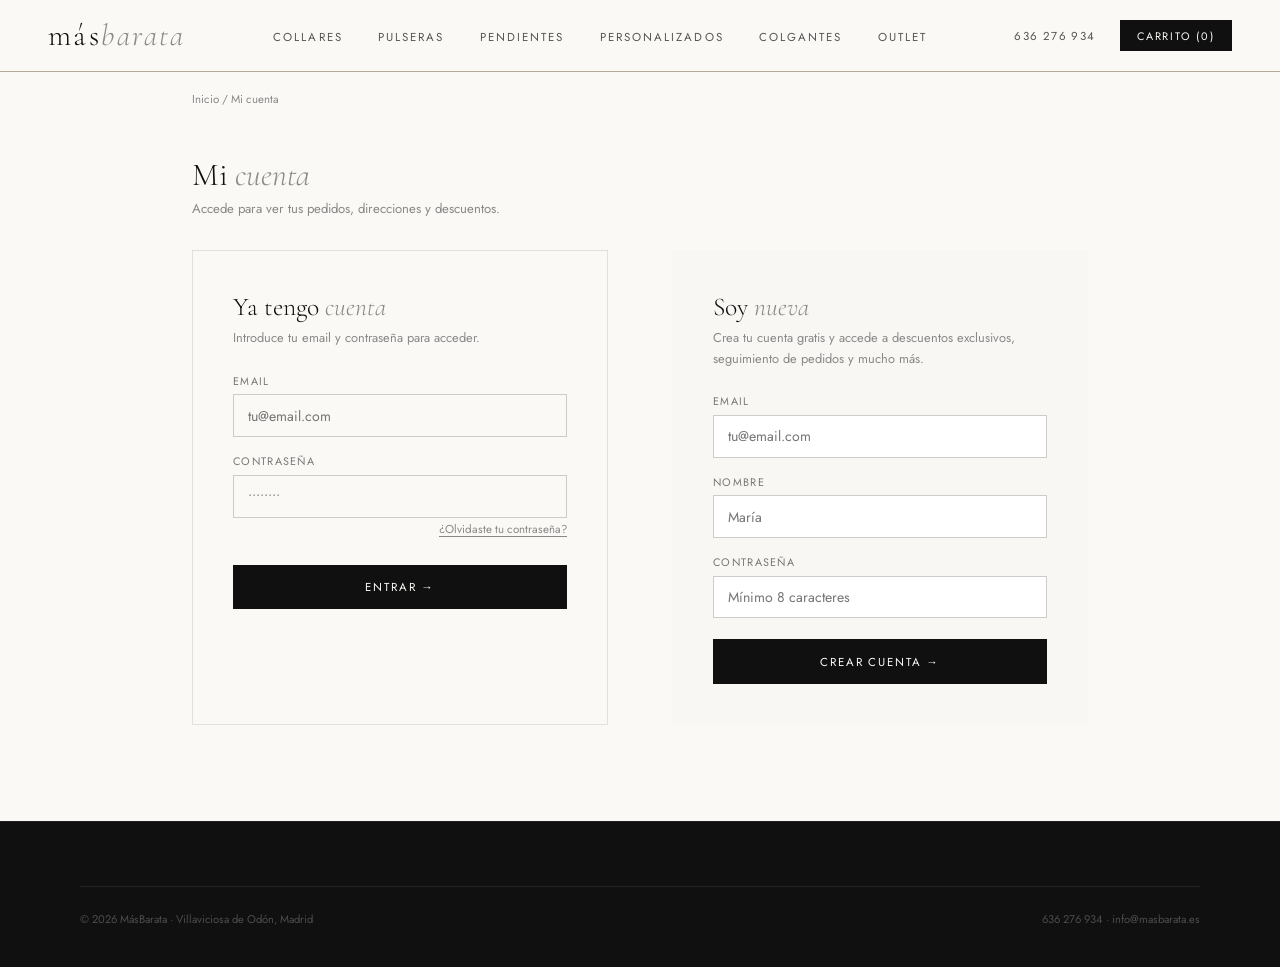
<file: cuenta.html>
<!DOCTYPE html>
<html lang="es">
<head>
  <meta charset="UTF-8">
  <meta name="viewport" content="width=device-width, initial-scale=1.0">
  <title>Mi Cuenta – MásBarata</title>
  <link rel="preconnect" href="https://fonts.googleapis.com">
  <link href="https://fonts.googleapis.com/css2?family=Cormorant+Garamond:ital,wght@0,300;0,400;0,600;1,300;1,400&family=Jost:wght@300;400;500&display=swap" rel="stylesheet">
  <link rel="stylesheet" href="css/style.css">
  <style>
    .account-wrap { max-width: 960px; margin: 0 auto; padding: 3rem 2rem 6rem; }
    /* LOGIN */
    .login-grid { display: grid; grid-template-columns: 1fr 1fr; gap: 4rem; margin-top: 2rem; }
    .login-box { padding: 2.5rem; border: 0.5px solid #e0e0e0; }
    .login-box-title { font-family: var(--font-display); font-size: 1.6rem; font-weight: 300; margin-bottom: 0.4rem; }
    .login-box-title em { font-style: italic; color: var(--plata-dark); }
    .login-box-sub { font-size: 0.8rem; color: #888; margin-bottom: 1.5rem; line-height: 1.6; }
    .form-group { margin-bottom: 1rem; }
    .form-label { display: block; font-size: 0.68rem; letter-spacing: 0.12em; text-transform: uppercase; color: #777; margin-bottom: 0.35rem; }
    .form-field { width: 100%; border: 0.5px solid #ccc; padding: 0.65rem 0.9rem; font-family: var(--font-body); font-size: 0.88rem; outline: none; transition: border-color 0.2s; background: transparent; }
    .form-field:focus { border-color: var(--negro); }
    .forgot-link { font-size: 0.72rem; color: #888; text-decoration: underline; text-underline-offset: 3px; float: right; margin-top: -0.8rem; margin-bottom: 1.2rem; cursor: pointer; border: none; background: none; font-family: var(--font-body); }
    /* PANEL CUENTA */
    .account-panel { display: none; }
    .account-header { display: flex; align-items: center; justify-content: space-between; margin-bottom: 2.5rem; padding-bottom: 1.5rem; border-bottom: 0.5px solid #e0e0e0; }
    .account-greeting { font-family: var(--font-display); font-size: 2rem; font-weight: 300; }
    .account-greeting em { font-style: italic; color: var(--plata-dark); }
    .account-tabs { display: flex; gap: 2rem; margin-bottom: 2rem; border-bottom: 0.5px solid #e0e0e0; }
    .acc-tab { font-size: 0.72rem; letter-spacing: 0.14em; text-transform: uppercase; color: #888; border: none; background: none; cursor: pointer; padding-bottom: 1rem; border-bottom: 2px solid transparent; font-family: var(--font-body); transition: all 0.2s; margin-bottom: -0.5px; }
    .acc-tab.active { color: var(--negro); border-bottom-color: var(--negro); }
    .acc-panel { display: none; }
    .acc-panel.active { display: block; }
    /* Pedidos */
    .order-card { border: 0.5px solid #e0e0e0; padding: 1.2rem 1.5rem; margin-bottom: 1rem; display: grid; grid-template-columns: 1fr auto; gap: 1rem; align-items: center; }
    .order-card-id { font-size: 0.78rem; font-weight: 500; color: var(--negro); margin-bottom: 0.2rem; }
    .order-card-date { font-size: 0.72rem; color: #888; }
    .order-card-items { font-size: 0.8rem; color: #555; margin-top: 0.4rem; }
    .order-status { font-size: 0.65rem; letter-spacing: 0.14em; text-transform: uppercase; padding: 0.3rem 0.7rem; }
    .status-delivered { background: #e8f5e9; color: #2a7a3a; }
    .status-transit { background: #fff3e0; color: #e65c00; }
    .status-processing { background: #f3f0ff; color: #5c2dd3; }
    /* Datos personales */
    .data-grid { display: grid; grid-template-columns: 1fr 1fr; gap: 1rem; }
    /* Descuentos */
    .discount-card { border: 0.5px dashed #ccc; padding: 1.2rem 1.5rem; margin-bottom: 1rem; display: flex; justify-content: space-between; align-items: center; }
    .discount-code { font-family: monospace; font-size: 1rem; letter-spacing: 0.1em; color: var(--negro); }
    .discount-desc { font-size: 0.78rem; color: #888; margin-top: 0.2rem; }
    .discount-tag { font-size: 0.65rem; letter-spacing: 0.14em; text-transform: uppercase; background: #f3f0ff; color: #5c2dd3; padding: 0.25rem 0.6rem; }
    .page-breadcrumb { padding: 1.2rem 2rem 0; font-size: 0.72rem; color: #888; max-width: 960px; margin: 0 auto; }
    .page-breadcrumb a { color: #888; text-decoration: none; }
    @media(max-width:700px){ .login-grid{grid-template-columns:1fr;gap:2rem;} .data-grid{grid-template-columns:1fr;} }
  </style>
</head>
<body>

  <nav class="navbar">
    <a href="index.html" class="nav-logo">más<span>barata</span></a>
    <ul class="nav-links">
      <li><a href="catalogo.html?cat=collares">Collares</a></li>
      <li><a href="catalogo.html?cat=pulseras">Pulseras</a></li>
      <li><a href="catalogo.html?cat=pendientes">Pendientes</a></li>
      <li><a href="personalizados.html">Personalizados</a></li>
      <li><a href="catalogo.html?cat=colgantes">Colgantes</a></li>
      <li><a href="catalogo.html?outlet=1">Outlet</a></li>
    </ul>
    <div class="nav-right">
      <a href="tel:636276934">636 276 934</a>
      <a href="carrito.html" class="btn-cart cart-count">Carrito (0)</a>
    </div>
  </nav>

  <div class="page-breadcrumb">
    <a href="index.html">Inicio</a> / Mi cuenta
  </div>

  <div class="account-wrap">

    <!-- LOGIN / REGISTRO -->
    <div id="loginSection">
      <h1 style="font-family:var(--font-display);font-size:2rem;font-weight:300;margin-bottom:.3rem">Mi <em style="font-style:italic;color:var(--plata-dark)">cuenta</em></h1>
      <p style="font-size:.82rem;color:#888;margin-bottom:1.5rem">Accede para ver tus pedidos, direcciones y descuentos.</p>

      <div class="login-grid">
        <!-- Login -->
        <div class="login-box">
          <h2 class="login-box-title">Ya tengo <em>cuenta</em></h2>
          <p class="login-box-sub">Introduce tu email y contraseña para acceder.</p>
          <div class="form-group">
            <label class="form-label">Email</label>
            <input class="form-field" type="email" placeholder="tu@email.com" id="loginEmail">
          </div>
          <div class="form-group">
            <label class="form-label">Contraseña</label>
            <input class="form-field" type="password" placeholder="••••••••" id="loginPass">
          </div>
          <button class="forgot-link">¿Olvidaste tu contraseña?</button>
          <br style="clear:both">
          <button class="btn-primary" style="width:100%;padding:.9rem;margin-top:.5rem" id="loginBtn">Entrar →</button>
          <p id="loginErr" style="font-size:.72rem;color:#c0392b;margin-top:.5rem;display:none">Email o contraseña incorrectos.</p>
        </div>

        <!-- Registro -->
        <div class="login-box" style="background:#f8f7f4;border-color:transparent">
          <h2 class="login-box-title">Soy <em>nueva</em></h2>
          <p class="login-box-sub">Crea tu cuenta gratis y accede a descuentos exclusivos, seguimiento de pedidos y mucho más.</p>
          <div class="form-group">
            <label class="form-label">Email</label>
            <input class="form-field" type="email" placeholder="tu@email.com" id="regEmail" style="background:#fff">
          </div>
          <div class="form-group">
            <label class="form-label">Nombre</label>
            <input class="form-field" type="text" placeholder="María" id="regNombre" style="background:#fff">
          </div>
          <div class="form-group">
            <label class="form-label">Contraseña</label>
            <input class="form-field" type="password" placeholder="Mínimo 8 caracteres" id="regPass" style="background:#fff">
          </div>
          <button class="btn-primary" style="width:100%;padding:.9rem;margin-top:.3rem" id="regBtn">Crear cuenta →</button>
        </div>
      </div>
    </div>

    <!-- PANEL CUENTA (después de login) -->
    <div class="account-panel" id="accountPanel">
      <div class="account-header">
        <div>
          <h1 class="account-greeting">Hola, <em id="userGreeting">María</em></h1>
          <p style="font-size:.78rem;color:#888;margin-top:.3rem" id="userEmail">maria@email.com</p>
        </div>
        <button class="btn-primary" id="logoutBtn" style="padding:.55rem 1.2rem;font-size:.68rem">Cerrar sesión</button>
      </div>

      <div class="account-tabs">
        <button class="acc-tab active" onclick="showTab('pedidos')">Mis pedidos</button>
        <button class="acc-tab" onclick="showTab('datos')">Mis datos</button>
        <button class="acc-tab" onclick="showTab('descuentos')">Descuentos</button>
      </div>

      <!-- Pedidos -->
      <div class="acc-panel active" id="tab-pedidos">
        <div class="order-card">
          <div>
            <p class="order-card-id">#MB-3847</p>
            <p class="order-card-date">12 de enero, 2026</p>
            <p class="order-card-items">Collar con Nombre de Plata · Pulsera Corazón Perla</p>
          </div>
          <div style="text-align:right">
            <span class="order-status status-delivered">Entregado</span>
            <p style="font-size:.78rem;color:var(--negro);margin-top:.5rem;font-weight:500">33,98 €</p>
          </div>
        </div>
        <div class="order-card">
          <div>
            <p class="order-card-id">#MB-3791</p>
            <p class="order-card-date">28 de noviembre, 2025</p>
            <p class="order-card-items">Pulsera Triple Protección ×2</p>
          </div>
          <div style="text-align:right">
            <span class="order-status status-delivered">Entregado</span>
            <p style="font-size:.78rem;color:var(--negro);margin-top:.5rem;font-weight:500">25,00 €</p>
          </div>
        </div>
        <div class="order-card" style="border-color:#5c2dd3;background:#faf9ff">
          <div>
            <p class="order-card-id">#MB-3901</p>
            <p class="order-card-date">24 de abril, 2026</p>
            <p class="order-card-items">Collar Inicial con Brillante (personalizado)</p>
          </div>
          <div style="text-align:right">
            <span class="order-status status-processing">Preparando</span>
            <p style="font-size:.78rem;color:var(--negro);margin-top:.5rem;font-weight:500">19,99 €</p>
          </div>
        </div>
      </div>

      <!-- Datos personales -->
      <div class="acc-panel" id="tab-datos">
        <div class="data-grid" style="margin-bottom:1.5rem">
          <div class="form-group">
            <label class="form-label">Nombre</label>
            <input class="form-field" type="text" id="dataNombre">
          </div>
          <div class="form-group">
            <label class="form-label">Apellidos</label>
            <input class="form-field" type="text" value="García López">
          </div>
          <div class="form-group">
            <label class="form-label">Email</label>
            <input class="form-field" type="email" id="dataEmail">
          </div>
          <div class="form-group">
            <label class="form-label">Teléfono</label>
            <input class="form-field" type="tel" value="612 345 678">
          </div>
        </div>
        <p style="font-size:.68rem;letter-spacing:.14em;text-transform:uppercase;font-weight:500;margin-bottom:.8rem">Dirección de envío</p>
        <div class="data-grid" style="margin-bottom:1.5rem">
          <div class="form-group" style="grid-column:1/-1">
            <label class="form-label">Dirección</label>
            <input class="form-field" type="text" value="Calle del Sol, 14, 2º A">
          </div>
          <div class="form-group">
            <label class="form-label">Ciudad</label>
            <input class="form-field" type="text" value="Madrid">
          </div>
          <div class="form-group">
            <label class="form-label">Código postal</label>
            <input class="form-field" type="text" value="28012">
          </div>
        </div>
        <button class="btn-primary" style="padding:.8rem 2rem" onclick="saveData()">Guardar cambios</button>
        <span id="saveMsg" style="font-size:.78rem;color:#2a7a3a;margin-left:1rem;display:none">✓ Guardado</span>
      </div>

      <!-- Descuentos -->
      <div class="acc-panel" id="tab-descuentos">
        <div class="discount-card">
          <div>
            <p class="discount-code">PLATA10</p>
            <p class="discount-desc">10% de descuento en tu próximo pedido · Sin mínimo</p>
          </div>
          <span class="discount-tag">Activo</span>
        </div>
        <div class="discount-card" style="opacity:.5">
          <div>
            <p class="discount-code">BIENVENIDA</p>
            <p class="discount-desc">15% en primer pedido · Ya utilizado</p>
          </div>
          <span class="discount-tag" style="background:#f0f0f0;color:#aaa">Usado</span>
        </div>
        <p style="font-size:.78rem;color:#888;margin-top:1rem">¿Tienes un código? Introdúcelo en el carrito al finalizar tu compra.</p>
      </div>
    </div>

  </div>

  <footer class="footer">
    <div class="footer-bottom">
      <p class="footer-copy">© 2026 MásBarata · Villaviciosa de Odón, Madrid</p>
      <p class="footer-phone">636 276 934 · info@masbarata.es</p>
    </div>
  </footer>

  <script src="store.js"></script>
  <script>
    const SESSION_KEY = 'masbarata_user';

    function showTab(tab) {
      document.querySelectorAll('.acc-tab').forEach((t,i) => {
        const tabs = ['pedidos','datos','descuentos'];
        t.classList.toggle('active', tabs[i] === tab);
      });
      document.querySelectorAll('.acc-panel').forEach(p => p.classList.remove('active'));
      document.getElementById('tab-'+tab).classList.add('active');
    }

    function saveData() {
      document.getElementById('saveMsg').style.display = 'inline';
      setTimeout(() => document.getElementById('saveMsg').style.display = 'none', 2000);
    }

    function login(name, email) {
      localStorage.setItem(SESSION_KEY, JSON.stringify({ name, email }));
      showAccount(name, email);
    }

    function showAccount(name, email) {
      document.getElementById('loginSection').style.display = 'none';
      document.getElementById('accountPanel').style.display = 'block';
      document.getElementById('userGreeting').textContent = name;
      document.getElementById('userEmail').textContent = email;
      document.getElementById('dataNombre').value = name;
      document.getElementById('dataEmail').value = email;
    }

    document.addEventListener('DOMContentLoaded', () => {
      // Auto-login si hay sesión
      const saved = localStorage.getItem(SESSION_KEY);
      if (saved) {
        const { name, email } = JSON.parse(saved);
        showAccount(name, email);
      }

      // Hash para ir directo a pedidos
      if (window.location.hash === '#pedidos') showTab('pedidos');

      // Login
      document.getElementById('loginBtn').addEventListener('click', () => {
        const email = document.getElementById('loginEmail').value;
        const pass = document.getElementById('loginPass').value;
        if (!email || !pass) { document.getElementById('loginErr').style.display='block'; return; }
        // Prototipo: cualquier combinación válida
        login(email.split('@')[0].charAt(0).toUpperCase() + email.split('@')[0].slice(1), email);
      });

      // Registro
      document.getElementById('regBtn').addEventListener('click', () => {
        const email = document.getElementById('regEmail').value;
        const nombre = document.getElementById('regNombre').value;
        if (!email || !nombre) { alert('Por favor, rellena todos los campos.'); return; }
        login(nombre, email);
      });

      // Logout
      document.getElementById('logoutBtn').addEventListener('click', () => {
        localStorage.removeItem(SESSION_KEY);
        document.getElementById('loginSection').style.display = 'block';
        document.getElementById('accountPanel').style.display = 'none';
      });
    });
  </script>
</body>
</html>
</file>
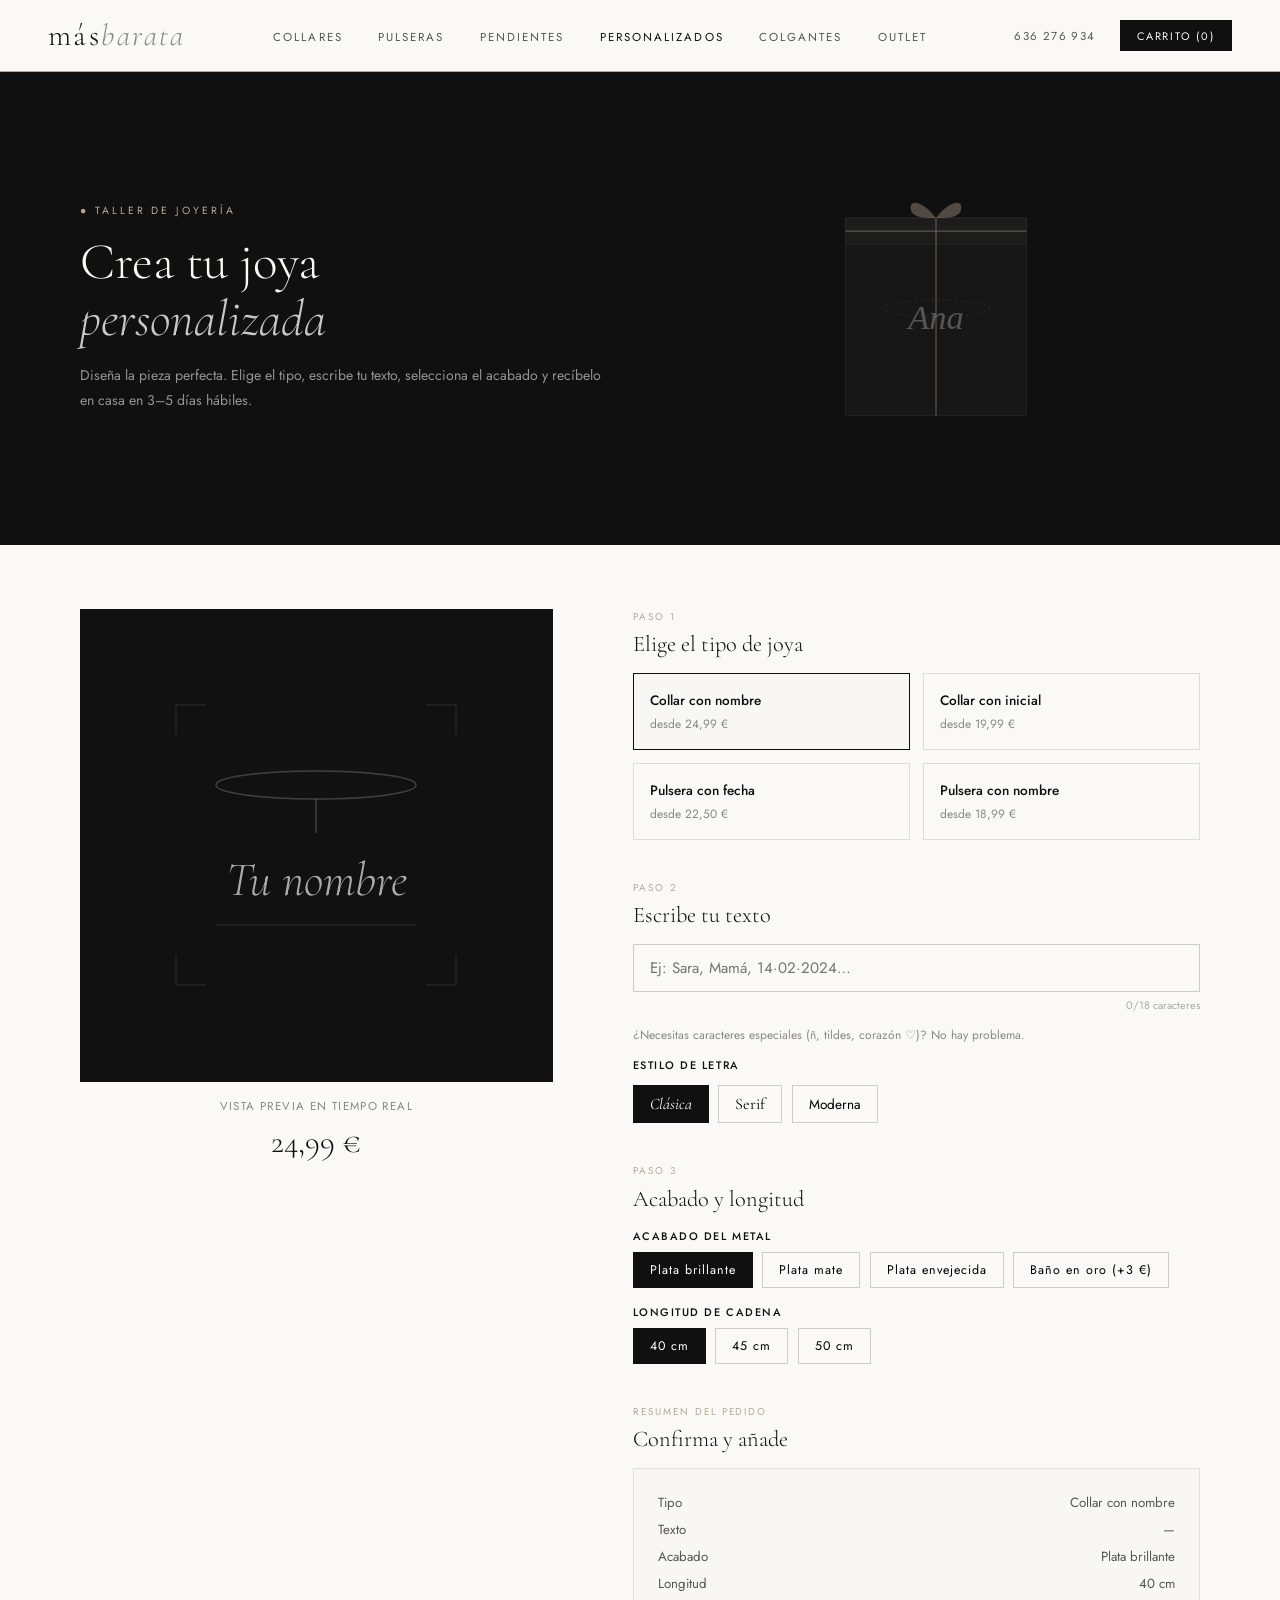
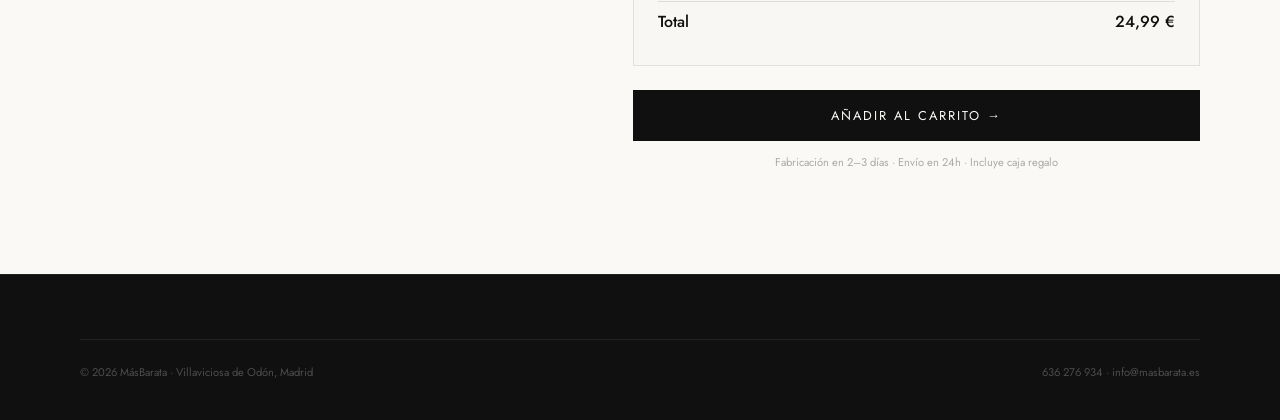
<file: personalizados.html>
<!DOCTYPE html>
<html lang="es">
<head>
  <meta charset="UTF-8">
  <meta name="viewport" content="width=device-width, initial-scale=1.0">
  <title>Personalizados – MásBarata</title>
  <link rel="preconnect" href="https://fonts.googleapis.com">
  <link href="https://fonts.googleapis.com/css2?family=Cormorant+Garamond:ital,wght@0,300;0,400;0,600;1,300;1,400&family=Jost:wght@300;400;500&display=swap" rel="stylesheet">
  <link rel="stylesheet" href="css/style.css">
  <style>
    .custom-hero { background: var(--negro); color: #FAF9F6; padding: 5rem; display: grid; grid-template-columns: 1fr 1fr; gap: 4rem; align-items: center; }
    .custom-hero-title { font-family: var(--font-display); font-size: clamp(2.5rem,4vw,4rem); font-weight: 300; line-height: 1.1; margin-bottom: 1rem; }
    .custom-hero-title em { font-style: italic; color: var(--plata); }
    .custom-hero-sub { font-size: 0.88rem; color: rgba(255,255,255,0.55); line-height: 1.8; }
    .configurator { padding: 4rem 5rem; display: grid; grid-template-columns: 1fr 1.2fr; gap: 5rem; }
    .config-preview { position: sticky; top: 90px; height: fit-content; }
    .preview-box { background: #111; aspect-ratio: 1/1; display: flex; align-items: center; justify-content: center; position: relative; overflow: hidden; }
    .preview-name { font-family: 'Cormorant Garamond', serif; font-style: italic; font-size: 3rem; font-weight: 300; fill: #C8C8C8; }
    .preview-label { margin-top: 1rem; text-align: center; font-size: 0.72rem; color: #888; letter-spacing: 0.12em; text-transform: uppercase; }
    .preview-price { text-align: center; font-family: var(--font-display); font-size: 2rem; font-weight: 300; margin-top: 0.5rem; }
    .step { margin-bottom: 2.5rem; }
    .step-num { font-size: 0.62rem; letter-spacing: 0.2em; text-transform: uppercase; color: var(--acento); margin-bottom: 0.4rem; }
    .step-title { font-family: var(--font-display); font-size: 1.4rem; font-weight: 300; margin-bottom: 1rem; }
    .type-grid { display: grid; grid-template-columns: repeat(2, 1fr); gap: 0.8rem; }
    .type-card { border: 0.5px solid #ddd; padding: 1rem; cursor: pointer; transition: all 0.2s; display: flex; flex-direction: column; gap: 0.3rem; }
    .type-card:hover, .type-card.active { border-color: var(--negro); background: #f8f7f4; }
    .type-card-name { font-size: 0.85rem; font-weight: 500; }
    .type-card-price { font-size: 0.75rem; color: #888; }
    .form-input { width: 100%; border: 0.5px solid #ccc; padding: 0.75rem 1rem; font-family: var(--font-body); font-size: 0.95rem; outline: none; transition: border-color 0.2s; background: transparent; }
    .form-input:focus { border-color: var(--negro); }
    .char-count { font-size: 0.68rem; color: #aaa; text-align: right; margin-top: 0.3rem; }
    .font-opts { display: flex; gap: 0.6rem; flex-wrap: wrap; margin-top: 0.8rem; }
    .font-btn { padding: 0.5rem 1rem; border: 0.5px solid #ccc; background: none; cursor: pointer; transition: all 0.2s; font-size: 1rem; }
    .font-btn.active, .font-btn:hover { border-color: var(--negro); background: var(--negro); color: #fff; }
    .finish-opts { display: flex; gap: 0.6rem; flex-wrap: wrap; }
    .finish-btn { padding: 0.5rem 1rem; border: 0.5px solid #ccc; background: none; cursor: pointer; font-family: var(--font-body); font-size: 0.78rem; letter-spacing: 0.08em; transition: all 0.2s; }
    .finish-btn.active, .finish-btn:hover { border-color: var(--negro); background: var(--negro); color: #fff; }
    .summary-box { background: #f8f7f4; border: 0.5px solid #e0e0e0; padding: 1.5rem; margin-bottom: 1.5rem; }
    .summary-row { display: flex; justify-content: space-between; font-size: 0.83rem; margin-bottom: 0.5rem; color: #555; }
    .summary-row.total { font-weight: 500; color: var(--negro); font-size: 1rem; padding-top: 0.5rem; border-top: 0.5px solid #ddd; margin-top: 0.5rem; }
    @media(max-width:900px){ .custom-hero{grid-template-columns:1fr;padding:3rem 1.5rem;} .configurator{grid-template-columns:1fr;padding:2rem 1.5rem;gap:2rem;} .config-preview{position:static;} }
  </style>
</head>
<body>

  <nav class="navbar">
    <a href="index.html" class="nav-logo">más<span>barata</span></a>
    <ul class="nav-links">
      <li><a href="catalogo.html?cat=collares">Collares</a></li>
      <li><a href="catalogo.html?cat=pulseras">Pulseras</a></li>
      <li><a href="catalogo.html?cat=pendientes">Pendientes</a></li>
      <li><a href="personalizados.html" style="color:var(--negro)">Personalizados</a></li>
      <li><a href="catalogo.html?cat=colgantes">Colgantes</a></li>
      <li><a href="catalogo.html?outlet=1">Outlet</a></li>
    </ul>
    <div class="nav-right">
      <a href="tel:636276934">636 276 934</a>
      <a href="carrito.html" class="btn-cart cart-count">Carrito (0)</a>
    </div>
  </nav>

  <!-- HERO -->
  <div class="custom-hero">
    <div>
      <p style="font-size:.65rem;letter-spacing:.28em;text-transform:uppercase;color:var(--acento);margin-bottom:1rem">● Taller de Joyería</p>
      <h1 class="custom-hero-title">Crea tu joya<br><em>personalizada</em></h1>
      <p class="custom-hero-sub">Diseña la pieza perfecta. Elige el tipo, escribe tu texto, selecciona el acabado y recíbelo en casa en 3–5 días hábiles.</p>
    </div>
    <img src="img/gift-box.svg" alt="" style="max-width:280px;opacity:.7;margin:0 auto">
  </div>

  <!-- CONFIGURADOR -->
  <div class="configurator">
    <!-- Preview -->
    <div class="config-preview">
      <div class="preview-box">
        <svg id="previewSvg" viewBox="0 0 320 320" width="320" height="320" xmlns="http://www.w3.org/2000/svg">
          <!-- Cadena -->
          <ellipse cx="160" cy="100" rx="100" ry="14" fill="none" stroke="#888" stroke-width="1.5" opacity="0.4"/>
          <line x1="160" y1="114" x2="160" y2="148" stroke="#888" stroke-width="1.2" opacity="0.5"/>
          <!-- Texto nombre -->
          <text id="previewText" x="160" y="210" text-anchor="middle" class="preview-name" font-family="'Cormorant Garamond',Georgia,serif" font-size="54" font-style="italic" fill="#C8C8C8" opacity="0.85">Tu nombre</text>
          <!-- Base -->
          <line x1="60" y1="240" x2="260" y2="240" stroke="#444" stroke-width="0.5"/>
          <!-- Esquinas deco -->
          <line x1="20" y1="20" x2="50" y2="20" stroke="#333" stroke-width="0.8"/>
          <line x1="20" y1="20" x2="20" y2="50" stroke="#333" stroke-width="0.8"/>
          <line x1="300" y1="20" x2="270" y2="20" stroke="#333" stroke-width="0.8"/>
          <line x1="300" y1="20" x2="300" y2="50" stroke="#333" stroke-width="0.8"/>
          <line x1="20" y1="300" x2="50" y2="300" stroke="#333" stroke-width="0.8"/>
          <line x1="20" y1="300" x2="20" y2="270" stroke="#333" stroke-width="0.8"/>
          <line x1="300" y1="300" x2="270" y2="300" stroke="#333" stroke-width="0.8"/>
          <line x1="300" y1="300" x2="300" y2="270" stroke="#333" stroke-width="0.8"/>
        </svg>
      </div>
      <p class="preview-label">Vista previa en tiempo real</p>
      <p class="preview-price" id="previewPrice">24,99 €</p>
    </div>

    <!-- Formulario -->
    <div>
      <!-- Paso 1: Tipo -->
      <div class="step">
        <p class="step-num">Paso 1</p>
        <h2 class="step-title">Elige el tipo de joya</h2>
        <div class="type-grid">
          <div class="type-card active" data-type="collar-nombre" data-price="24.99">
            <span class="type-card-name">Collar con nombre</span>
            <span class="type-card-price">desde 24,99 €</span>
          </div>
          <div class="type-card" data-type="collar-inicial" data-price="19.99">
            <span class="type-card-name">Collar con inicial</span>
            <span class="type-card-price">desde 19,99 €</span>
          </div>
          <div class="type-card" data-type="pulsera-fecha" data-price="22.50">
            <span class="type-card-name">Pulsera con fecha</span>
            <span class="type-card-price">desde 22,50 €</span>
          </div>
          <div class="type-card" data-type="pulsera-nombre" data-price="18.99">
            <span class="type-card-name">Pulsera con nombre</span>
            <span class="type-card-price">desde 18,99 €</span>
          </div>
        </div>
      </div>

      <!-- Paso 2: Texto -->
      <div class="step">
        <p class="step-num">Paso 2</p>
        <h2 class="step-title">Escribe tu texto</h2>
        <input type="text" class="form-input" id="customTextInput" placeholder="Ej: Sara, Mamá, 14·02·2024…" maxlength="18">
        <p class="char-count"><span id="charCounter">0</span>/18 caracteres</p>
        <p style="font-size:.75rem;color:#888;margin-top:.8rem">¿Necesitas caracteres especiales (ñ, tildes, corazón ♡)? No hay problema.</p>

        <p style="font-size:.68rem;letter-spacing:.14em;text-transform:uppercase;margin:.8rem 0 .5rem;font-weight:500">Estilo de letra</p>
        <div class="font-opts">
          <button class="font-btn active" data-font="italic" style="font-family:'Cormorant Garamond',serif;font-style:italic">Clásica</button>
          <button class="font-btn" data-font="normal" style="font-family:'Cormorant Garamond',serif">Serif</button>
          <button class="font-btn" data-font="jost" style="font-family:'Jost',sans-serif;font-size:.85rem">Moderna</button>
        </div>
      </div>

      <!-- Paso 3: Acabado -->
      <div class="step">
        <p class="step-num">Paso 3</p>
        <h2 class="step-title">Acabado y longitud</h2>
        <p style="font-size:.68rem;letter-spacing:.14em;text-transform:uppercase;margin-bottom:.5rem;font-weight:500">Acabado del metal</p>
        <div class="finish-opts">
          <button class="finish-btn active" data-finish="Plata brillante">Plata brillante</button>
          <button class="finish-btn" data-finish="Plata mate">Plata mate</button>
          <button class="finish-btn" data-finish="Plata envejecida">Plata envejecida</button>
          <button class="finish-btn" data-finish="Baño en oro (+3 €)" data-extra="3">Baño en oro (+3 €)</button>
        </div>
        <p style="font-size:.68rem;letter-spacing:.14em;text-transform:uppercase;margin:1rem 0 .5rem;font-weight:500">Longitud de cadena</p>
        <div class="finish-opts">
          <button class="finish-btn active" data-length="40 cm">40 cm</button>
          <button class="finish-btn" data-length="45 cm">45 cm</button>
          <button class="finish-btn" data-length="50 cm">50 cm</button>
        </div>
      </div>

      <!-- Paso 4: Resumen -->
      <div class="step">
        <p class="step-num">Resumen del pedido</p>
        <h2 class="step-title">Confirma y añade</h2>
        <div class="summary-box" id="summaryBox">
          <div class="summary-row"><span>Tipo</span><span id="sumType">Collar con nombre</span></div>
          <div class="summary-row"><span>Texto</span><span id="sumText">—</span></div>
          <div class="summary-row"><span>Acabado</span><span id="sumFinish">Plata brillante</span></div>
          <div class="summary-row"><span>Longitud</span><span id="sumLength">40 cm</span></div>
          <div class="summary-row total"><span>Total</span><span id="sumTotal">24,99 €</span></div>
        </div>
        <button class="btn-primary" id="addCustomBtn" style="width:100%;padding:1rem;font-size:.8rem">Añadir al carrito →</button>
        <p style="font-size:.7rem;color:#aaa;text-align:center;margin-top:.8rem">Fabricación en 2–3 días · Envío en 24h · Incluye caja regalo</p>
      </div>
    </div>
  </div>

  <footer class="footer">
    <div class="footer-bottom">
      <p class="footer-copy">© 2026 MásBarata · Villaviciosa de Odón, Madrid</p>
      <p class="footer-phone">636 276 934 · info@masbarata.es</p>
    </div>
  </footer>

  <script src="store.js"></script>
  <script>
    let config = { type: 'collar-nombre', price: 24.99, text: '', font: 'italic', finish: 'Plata brillante', finishExtra: 0, length: '40 cm' };

    function updatePreview() {
      const el = document.getElementById('previewText');
      const display = config.text || 'Tu nombre';
      el.textContent = display;
      if (config.font === 'italic') { el.setAttribute('font-style','italic'); el.setAttribute('font-family',"'Cormorant Garamond',Georgia,serif"); }
      else if (config.font === 'normal') { el.setAttribute('font-style','normal'); el.setAttribute('font-family',"'Cormorant Garamond',Georgia,serif"); }
      else { el.setAttribute('font-style','normal'); el.setAttribute('font-family',"'Jost',sans-serif"); }

      const total = config.price + config.finishExtra;
      document.getElementById('previewPrice').textContent = fmt(total);
      document.getElementById('sumType').textContent = document.querySelector('.type-card.active .type-card-name').textContent;
      document.getElementById('sumText').textContent = config.text || '—';
      document.getElementById('sumFinish').textContent = config.finish;
      document.getElementById('sumLength').textContent = config.length;
      document.getElementById('sumTotal').textContent = fmt(total);
    }

    document.addEventListener('DOMContentLoaded', () => {
      // Tipo
      document.querySelectorAll('.type-card').forEach(c => {
        c.addEventListener('click', () => {
          document.querySelectorAll('.type-card').forEach(x => x.classList.remove('active'));
          c.classList.add('active');
          config.type = c.dataset.type;
          config.price = parseFloat(c.dataset.price);
          updatePreview();
        });
      });

      // Texto
      document.getElementById('customTextInput').addEventListener('input', e => {
        config.text = e.target.value;
        document.getElementById('charCounter').textContent = e.target.value.length;
        updatePreview();
      });

      // Fuente
      document.querySelectorAll('.font-btn').forEach(b => {
        b.addEventListener('click', () => {
          document.querySelectorAll('.font-btn').forEach(x => x.classList.remove('active'));
          b.classList.add('active');
          config.font = b.dataset.font;
          updatePreview();
        });
      });

      // Acabado
      document.querySelectorAll('.finish-btn[data-finish]').forEach(b => {
        b.addEventListener('click', () => {
          document.querySelectorAll('.finish-btn[data-finish]').forEach(x => x.classList.remove('active'));
          b.classList.add('active');
          config.finish = b.dataset.finish;
          config.finishExtra = parseFloat(b.dataset.extra || 0);
          updatePreview();
        });
      });

      // Longitud
      document.querySelectorAll('.finish-btn[data-length]').forEach(b => {
        b.addEventListener('click', () => {
          document.querySelectorAll('.finish-btn[data-length]').forEach(x => x.classList.remove('active'));
          b.classList.add('active');
          config.length = b.dataset.length;
          updatePreview();
        });
      });

      // Añadir al carrito
      document.getElementById('addCustomBtn').addEventListener('click', () => {
        if (!config.text.trim()) {
          document.getElementById('customTextInput').focus();
          document.getElementById('customTextInput').style.borderColor = '#c0392b';
          setTimeout(() => document.getElementById('customTextInput').style.borderColor = '', 2000);
          return;
        }
        Cart.add(11, 1, { type: config.type, text: config.text, finish: config.finish, length: config.length });
        const btn = document.getElementById('addCustomBtn');
        btn.textContent = '✓ Añadido — Ver carrito →';
        btn.style.background = '#1a5c2a';
        setTimeout(() => { window.location.href = 'carrito.html'; }, 1200);
      });
    });
  </script>
</body>
</html>
</file>
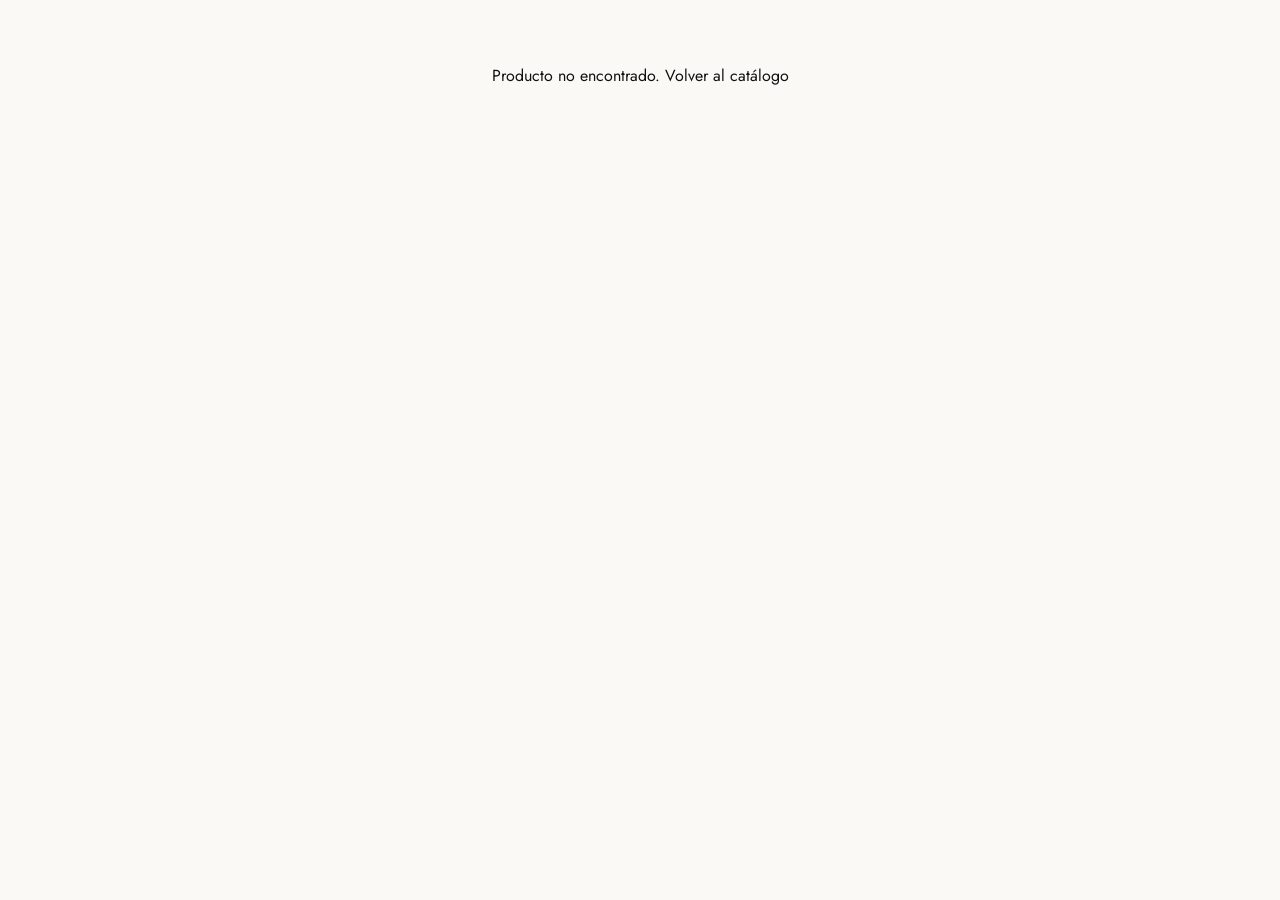
<file: producto.html>
<!DOCTYPE html>
<html lang="es">
<head>
  <meta charset="UTF-8">
  <meta name="viewport" content="width=device-width, initial-scale=1.0">
  <title>Producto – MásBarata</title>
  <link rel="preconnect" href="https://fonts.googleapis.com">
  <link href="https://fonts.googleapis.com/css2?family=Cormorant+Garamond:ital,wght@0,300;0,400;0,600;1,300;1,400&family=Jost:wght@300;400;500&display=swap" rel="stylesheet">
  <link rel="stylesheet" href="css/style.css">
  <style>
    .product-layout { display: grid; grid-template-columns: 1fr 1fr; gap: 5rem; padding: 2rem 5rem 5rem; max-width: 1200px; margin: 0 auto; }
    .product-gallery { position: sticky; top: 90px; height: fit-content; }
    .product-main-img { background: #1a1a1a; aspect-ratio: 1/1; display: flex; align-items: center; justify-content: center; margin-bottom: 1rem; }
    .product-main-img svg { width: 60%; height: 60%; }
    .product-thumbs { display: flex; gap: 0.5rem; }
    .thumb { width: 72px; height: 72px; background: #1e1e1e; display: flex; align-items: center; justify-content: center; cursor: pointer; border: 1.5px solid transparent; transition: border-color 0.2s; }
    .thumb.active { border-color: var(--acento); }
    .thumb svg { width: 50px; height: 50px; }
    .product-info { padding-top: 1rem; }
    .product-cat { font-size: 0.65rem; letter-spacing: 0.22em; text-transform: uppercase; color: var(--plata-dark); margin-bottom: 0.6rem; }
    .product-title { font-family: var(--font-display); font-size: 2.2rem; font-weight: 300; line-height: 1.15; margin-bottom: 0.8rem; }
    .product-stars { display: flex; align-items: center; gap: 0.5rem; margin-bottom: 1.5rem; }
    .stars { color: #c8a84b; font-size: 0.85rem; letter-spacing: 0.1em; }
    .review-count { font-size: 0.72rem; color: #888; }
    .product-price-block { display: flex; align-items: baseline; gap: 1rem; margin-bottom: 2rem; }
    .product-price { font-family: var(--font-display); font-size: 2.4rem; font-weight: 300; color: var(--negro); }
    .product-price-old { font-size: 1.1rem; color: #aaa; text-decoration: line-through; }
    .product-saving { font-size: 0.72rem; background: var(--acento); color: #111; padding: 0.2rem 0.5rem; }
    .product-desc { font-size: 0.88rem; color: #555; line-height: 1.8; margin-bottom: 2rem; border-top: 0.5px solid #e5e5e5; padding-top: 1.5rem; }
    .option-label { font-size: 0.68rem; letter-spacing: 0.16em; text-transform: uppercase; color: var(--negro); margin-bottom: 0.6rem; font-weight: 500; }
    .option-btns { display: flex; gap: 0.5rem; margin-bottom: 1.5rem; flex-wrap: wrap; }
    .opt-btn { border: 0.5px solid #ccc; background: none; padding: 0.4rem 1rem; font-family: var(--font-body); font-size: 0.78rem; cursor: pointer; transition: all 0.2s; }
    .opt-btn.active, .opt-btn:hover { border-color: var(--negro); background: var(--negro); color: #fff; }
    .qty-row { display: flex; align-items: center; gap: 1rem; margin-bottom: 2rem; }
    .qty-ctrl { display: flex; align-items: center; border: 0.5px solid #ccc; }
    .qty-btn { width: 36px; height: 36px; background: none; border: none; font-size: 1.1rem; cursor: pointer; transition: background 0.2s; }
    .qty-btn:hover { background: #f0f0f0; }
    .qty-val { width: 40px; text-align: center; font-size: 0.9rem; border: none; border-left: 0.5px solid #ccc; border-right: 0.5px solid #ccc; padding: 0 8px; line-height: 36px; }
    .btn-add-cart { flex: 1; background: var(--negro); color: var(--crema); border: none; padding: 1rem; font-family: var(--font-body); font-size: 0.78rem; letter-spacing: 0.16em; text-transform: uppercase; cursor: pointer; transition: background 0.2s; }
    .btn-add-cart:hover { background: #2a2a2a; }
    .btn-add-cart.added { background: #1a5c2a; }
    .trust-mini { display: flex; gap: 1.5rem; margin-top: 1.5rem; padding-top: 1.5rem; border-top: 0.5px solid #e5e5e5; flex-wrap: wrap; }
    .trust-mini-item { font-size: 0.7rem; color: #777; display: flex; align-items: center; gap: 0.4rem; }
    .trust-mini-item::before { content: '✓'; color: #2a7a3a; font-weight: 700; }
    .related-section { padding: 4rem 5rem; background: #f8f7f4; }
    .page-breadcrumb { padding: 1.2rem 5rem 0; font-size: 0.72rem; color: #888; }
    .page-breadcrumb a { color: #888; text-decoration: none; }
    .page-breadcrumb a:hover { color: var(--negro); }
    .custom-input { width: 100%; border: 0.5px solid #ccc; padding: 0.6rem 0.9rem; font-family: var(--font-body); font-size: 0.85rem; margin-bottom: 1.5rem; outline: none; transition: border-color 0.2s; }
    .custom-input:focus { border-color: var(--negro); }
    @media(max-width:900px){ .product-layout{grid-template-columns:1fr;padding:1.5rem;gap:2rem;} .product-gallery{position:static;} .related-section{padding:3rem 1.5rem;} .page-breadcrumb{padding:1rem 1.5rem 0;} }
  </style>
</head>
<body>

  <nav class="navbar">
    <a href="index.html" class="nav-logo">más<span>barata</span></a>
    <ul class="nav-links">
      <li><a href="catalogo.html?cat=collares">Collares</a></li>
      <li><a href="catalogo.html?cat=pulseras">Pulseras</a></li>
      <li><a href="catalogo.html?cat=pendientes">Pendientes</a></li>
      <li><a href="personalizados.html">Personalizados</a></li>
      <li><a href="catalogo.html?cat=colgantes">Colgantes</a></li>
      <li><a href="catalogo.html?outlet=1">Outlet</a></li>
    </ul>
    <div class="nav-right">
      <a href="tel:636276934">636 276 934</a>
      <a href="carrito.html" class="btn-cart cart-count">Carrito (0)</a>
    </div>
  </nav>

  <div class="page-breadcrumb" id="breadcrumb">
    <a href="index.html">Inicio</a> / <a href="catalogo.html" id="breadCat">Productos</a> / <span id="breadName">…</span>
  </div>

  <div class="product-layout">
    <!-- GALERÍA -->
    <div class="product-gallery">
      <div class="product-main-img" id="mainImg"></div>
      <div class="product-thumbs" id="thumbs"></div>
    </div>

    <!-- INFO -->
    <div class="product-info" id="productInfo"></div>
  </div>

  <!-- RELACIONADOS -->
  <section class="related-section">
    <div class="section-header" style="margin-bottom:2rem">
      <h2 class="section-title">También te <em>puede gustar</em></h2>
    </div>
    <div class="prod-grid" id="relatedGrid" style="grid-template-columns:repeat(4,1fr)"></div>
  </section>

  <footer class="footer">
    <div class="footer-bottom">
      <p class="footer-copy">© 2026 MásBarata · Villaviciosa de Odón, Madrid</p>
      <p class="footer-phone">636 276 934 · info@masbarata.es</p>
    </div>
  </footer>

  <script src="store.js"></script>
  <script>
    document.addEventListener('DOMContentLoaded', () => {
      const id = parseInt(getParam('id'));
      const p = CATALOG.find(x => x.id === id);
      if (!p) { document.body.innerHTML = '<p style="padding:4rem;text-align:center">Producto no encontrado. <a href="catalogo.html">Volver al catálogo</a></p>'; return; }

      document.title = `${p.name} – MásBarata`;
      document.getElementById('breadName').textContent = p.name;
      document.getElementById('breadCat').href = `catalogo.html?cat=${p.cat}`;
      document.getElementById('breadCat').textContent = { collares:'Collares', pulseras:'Pulseras', pendientes:'Pendientes', colgantes:'Colgantes', personalizados:'Personalizados' }[p.cat] || 'Productos';

      // Galería (3 "fotos" con variaciones del SVG)
      document.getElementById('mainImg').innerHTML = p.svg;
      document.getElementById('thumbs').innerHTML = [0,1,2].map(i =>
        `<div class="thumb ${i===0?'active':''}" data-i="${i}">${p.svg}</div>`
      ).join('');
      document.querySelectorAll('.thumb').forEach(t => {
        t.addEventListener('click', () => {
          document.querySelectorAll('.thumb').forEach(x => x.classList.remove('active'));
          t.classList.add('active');
        });
      });

      // Info
      const saving = p.oldPrice ? Math.round((1 - p.price/p.oldPrice)*100) : 0;
      const isPersonalizable = p.cat === 'personalizados' || p.badge === 'Personalizable';
      const catLabels = { collares:'Colección Collares', pulseras:'Colección Pulseras', pendientes:'Colección Pendientes', colgantes:'Colección Colgantes', personalizados:'Joyería Personalizada' };

      document.getElementById('productInfo').innerHTML = `
        <p class="product-cat">${catLabels[p.cat] || p.cat}</p>
        <h1 class="product-title">${p.name}</h1>
        <div class="product-stars">
          <span class="stars">${'★'.repeat(Math.round(p.rating))}${'☆'.repeat(5-Math.round(p.rating))}</span>
          <span class="review-count">${p.rating} · ${p.reviews} valoraciones</span>
        </div>
        <div class="product-price-block">
          <span class="product-price">${fmt(p.price)}</span>
          ${p.oldPrice ? `<span class="product-price-old">${fmt(p.oldPrice)}</span><span class="product-saving">-${saving}%</span>` : ''}
        </div>

        ${isPersonalizable ? `
          <p class="option-label">Personalización</p>
          <input class="custom-input" id="customText" type="text" placeholder="Escribe el nombre o texto (máx. 20 caracteres)" maxlength="20">
        ` : ''}

        <p class="option-label">Longitud de cadena</p>
        <div class="option-btns" id="lengthOpts">
          <button class="opt-btn active">40 cm</button>
          <button class="opt-btn">45 cm</button>
          <button class="opt-btn">50 cm</button>
        </div>

        <p class="option-label">Acabado</p>
        <div class="option-btns" id="finishOpts">
          <button class="opt-btn active">Plata</button>
          <button class="opt-btn">Plata envejecida</button>
          <button class="opt-btn">Baño en oro</button>
        </div>

        <p class="product-desc">${p.desc}</p>

        <div class="qty-row">
          <div class="qty-ctrl">
            <button class="qty-btn" id="qtyMinus">−</button>
            <span class="qty-val" id="qtyVal">1</span>
            <button class="qty-btn" id="qtyPlus">+</button>
          </div>
          <button class="btn-add-cart" id="addCartBtn">Añadir al carrito</button>
        </div>

        <a href="personalizados.html" style="display:block;text-align:center;font-size:.72rem;letter-spacing:.14em;text-transform:uppercase;color:#888;text-decoration:underline;text-underline-offset:4px;margin-bottom:1.5rem">
          ¿Quieres algo completamente único? → Ir a Personalizados
        </a>

        <div class="trust-mini">
          <span class="trust-mini-item">Plata de Ley 925</span>
          <span class="trust-mini-item">Envío 24/48h</span>
          <span class="trust-mini-item">Devolución gratuita</span>
          <span class="trust-mini-item">Caja regalo incluida</span>
        </div>
      `;

      // Quantity
      let qty = 1;
      document.getElementById('qtyMinus').addEventListener('click', () => { if(qty>1){qty--;document.getElementById('qtyVal').textContent=qty;} });
      document.getElementById('qtyPlus').addEventListener('click', () => { qty++;document.getElementById('qtyVal').textContent=qty; });

      // Option toggles
      ['lengthOpts','finishOpts'].forEach(grpId => {
        document.getElementById(grpId)?.querySelectorAll('.opt-btn').forEach(btn => {
          btn.addEventListener('click', () => {
            document.getElementById(grpId).querySelectorAll('.opt-btn').forEach(b=>b.classList.remove('active'));
            btn.classList.add('active');
          });
        });
      });

      // Add to cart
      document.getElementById('addCartBtn').addEventListener('click', () => {
        const opts = {
          length: document.querySelector('#lengthOpts .opt-btn.active')?.textContent,
          finish: document.querySelector('#finishOpts .opt-btn.active')?.textContent,
          custom: document.getElementById('customText')?.value || ''
        };
        Cart.add(p.id, qty, opts);
        const btn = document.getElementById('addCartBtn');
        btn.textContent = '✓ Añadido al carrito';
        btn.classList.add('added');
        setTimeout(() => { btn.textContent = 'Añadir al carrito'; btn.classList.remove('added'); }, 2000);
      });

      // Relacionados
      const related = CATALOG.filter(x => x.id !== p.id && x.cat === p.cat).slice(0, 4);
      document.getElementById('relatedGrid').innerHTML = related.map(r => `
        <a href="producto.html?id=${r.id}" class="prod-card" style="text-decoration:none">
          <div class="prod-img" style="background:#1e1e1e">${r.svg}${r.badge?`<span class="badge-sale">${r.badge}</span>`:''}</div>
          <p class="prod-name" style="color:var(--negro)">${r.name}</p>
          <div class="prod-prices">
            <span class="prod-price" style="color:var(--negro)">${fmt(r.price)}</span>
            ${r.oldPrice?`<span class="prod-price-old" style="color:#aaa">${fmt(r.oldPrice)}</span>`:''}
          </div>
        </a>`).join('');
    });
  </script>
</body>
</html>
</file>
<file: css/style.css>
/* ================================================
   MásBarata – Hoja de estilos principal
   ================================================ */

/* ── RESET & BASE ── */
*, *::before, *::after {
  box-sizing: border-box;
  margin: 0;
  padding: 0;
}

:root {
  --plata:        #C8C8C8;
  --plata-dark:   #8A8A8A;
  --plata-light:  #F0EFED;
  --negro:        #111010;
  --crema:        #FAF9F6;
  --acento:       #B8A898;
  --oro-suave:    #D4C5A9;

  --font-display: 'Cormorant Garamond', Georgia, serif;
  --font-body:    'Jost', sans-serif;

  --transition: 0.25s ease;
}

html { scroll-behavior: smooth; }

body {
  font-family: var(--font-body);
  background: var(--crema);
  color: var(--negro);
  overflow-x: hidden;
}

a { text-decoration: none; color: inherit; }
img { display: block; max-width: 100%; }

/* ── NAVBAR ── */
.navbar {
  position: sticky;
  top: 0;
  z-index: 100;
  background: rgba(250, 249, 246, 0.92);
  backdrop-filter: blur(12px);
  -webkit-backdrop-filter: blur(12px);
  border-bottom: 0.5px solid var(--acento);
  display: flex;
  align-items: center;
  justify-content: space-between;
  padding: 0 3rem;
  height: 72px;
}

.nav-logo {
  font-family: var(--font-display);
  font-size: 1.9rem;
  font-weight: 300;
  letter-spacing: 0.08em;
  color: var(--negro);
}
.nav-logo span {
  color: var(--plata-dark);
  font-style: italic;
}

.nav-links {
  display: flex;
  gap: 2.2rem;
  list-style: none;
}
.nav-links a {
  font-size: 0.72rem;
  font-weight: 400;
  letter-spacing: 0.18em;
  text-transform: uppercase;
  color: #555;
  transition: color var(--transition);
}
.nav-links a:hover { color: var(--negro); }

.nav-right {
  display: flex;
  align-items: center;
  gap: 1.5rem;
  font-size: 0.72rem;
  letter-spacing: 0.12em;
  text-transform: uppercase;
  color: #555;
}

.btn-cart {
  background: var(--negro);
  color: var(--crema);
  border: none;
  padding: 0.45rem 1.1rem;
  font-family: var(--font-body);
  font-size: 0.68rem;
  letter-spacing: 0.16em;
  text-transform: uppercase;
  cursor: pointer;
  transition: background var(--transition);
}
.btn-cart:hover { background: #2a2a2a; }

/* ── HERO ── */
.hero {
  min-height: 88vh;
  display: grid;
  grid-template-columns: 1fr 1fr;
  overflow: hidden;
}

.hero-text {
  display: flex;
  flex-direction: column;
  justify-content: center;
  padding: 6rem 4rem 6rem 5rem;
}

.eyebrow {
  font-size: 0.68rem;
  font-weight: 400;
  letter-spacing: 0.28em;
  text-transform: uppercase;
  color: var(--plata-dark);
  margin-bottom: 1.8rem;
  display: flex;
  align-items: center;
  gap: 0.8rem;
}
.eyebrow::before {
  content: '';
  display: inline-block;
  width: 28px;
  height: 0.5px;
  background: var(--plata-dark);
}

.hero-title {
  font-family: var(--font-display);
  font-size: clamp(3.5rem, 5.5vw, 5.2rem);
  font-weight: 300;
  line-height: 1.08;
  color: var(--negro);
  margin-bottom: 2rem;
}
.hero-title em {
  font-style: italic;
  color: var(--plata-dark);
}

.hero-sub {
  font-size: 0.9rem;
  font-weight: 300;
  color: #666;
  line-height: 1.8;
  max-width: 360px;
  margin-bottom: 3rem;
}

.hero-ctas {
  display: flex;
  align-items: center;
  gap: 2rem;
}

.hero-image {
  background: #1a1a1a;
  display: flex;
  align-items: center;
  justify-content: center;
  overflow: hidden;
}

.hero-svg {
  width: 100%;
  height: 100%;
  object-fit: cover;
}

/* ── BOTONES ── */
.btn-primary {
  background: var(--negro);
  color: var(--crema);
  border: none;
  padding: 0.85rem 2.2rem;
  font-family: var(--font-body);
  font-size: 0.72rem;
  font-weight: 400;
  letter-spacing: 0.16em;
  text-transform: uppercase;
  cursor: pointer;
  transition: background var(--transition);
}
.btn-primary:hover { background: #2a2a2a; }

.btn-ghost {
  background: transparent;
  border: none;
  color: var(--negro);
  font-family: var(--font-body);
  font-size: 0.72rem;
  letter-spacing: 0.14em;
  text-transform: uppercase;
  cursor: pointer;
  text-decoration: underline;
  text-underline-offset: 4px;
  text-decoration-color: var(--plata);
  padding: 0;
}
.btn-ghost:hover { text-decoration-color: var(--plata-dark); }

/* ── TRUST STRIP ── */
.trust-strip {
  background: var(--negro);
  color: var(--crema);
  display: flex;
  justify-content: center;
  flex-wrap: wrap;
  gap: 2rem 5rem;
  padding: 1.3rem 3rem;
}

.trust-item {
  display: flex;
  align-items: center;
  gap: 0.6rem;
  font-size: 0.68rem;
  letter-spacing: 0.14em;
  text-transform: uppercase;
  opacity: 0.75;
}

.trust-dot {
  width: 4px;
  height: 4px;
  background: var(--plata);
  border-radius: 50%;
  flex-shrink: 0;
}

/* ── SECCIONES ── */
.section { padding: 6rem 5rem; }

.section-dark {
  background: #111;
}

.section-header {
  display: flex;
  align-items: flex-end;
  justify-content: space-between;
  margin-bottom: 3.5rem;
}

.section-title {
  font-family: var(--font-display);
  font-size: clamp(2rem, 3.5vw, 3rem);
  font-weight: 300;
  line-height: 1.15;
  color: var(--negro);
}
.section-dark .section-title { color: #FAF9F6; }

.section-title em {
  font-style: italic;
  color: var(--plata-dark);
}
.section-dark .section-title em { color: var(--plata); }

.section-link {
  font-size: 0.68rem;
  letter-spacing: 0.18em;
  text-transform: uppercase;
  color: #666;
  text-decoration: underline;
  text-underline-offset: 4px;
  text-decoration-color: var(--plata);
  cursor: pointer;
  transition: color var(--transition);
}
.section-link:hover { color: var(--negro); }
.section-dark .section-link { color: rgba(255,255,255,0.45); }
.section-dark .section-link:hover { color: #FAF9F6; }

/* ── GRID DE CATEGORÍAS ── */
.cat-grid {
  display: grid;
  grid-template-columns: 2fr 1fr 1fr;
  grid-template-rows: 260px 260px;
  gap: 12px;
}

.cat-card {
  position: relative;
  overflow: hidden;
  cursor: pointer;
  background: #1e1e1e;
  transition: transform var(--transition);
}
.cat-card:hover { transform: scale(1.01); }
.cat-card--large { grid-row: 1 / 3; }

.cat-bg-svg {
  position: absolute;
  inset: 0;
  width: 100%;
  height: 100%;
  object-fit: contain;
  opacity: 0.18;
  transition: opacity var(--transition);
  padding: 2rem;
}
.cat-card:hover .cat-bg-svg { opacity: 0.3; }

.cat-label {
  position: absolute;
  bottom: 0;
  left: 0;
  right: 0;
  padding: 1.2rem 1.5rem;
  background: linear-gradient(transparent, rgba(10,10,10,0.85));
  display: flex;
  justify-content: space-between;
  align-items: flex-end;
}

.cat-name {
  font-family: var(--font-display);
  font-size: 1.3rem;
  font-weight: 300;
  color: #fff;
  letter-spacing: 0.03em;
}

.cat-count {
  font-size: 0.62rem;
  letter-spacing: 0.15em;
  text-transform: uppercase;
  color: rgba(255,255,255,0.5);
}

/* ── GRID DE PRODUCTOS ── */
.prod-grid {
  display: grid;
  grid-template-columns: repeat(4, 1fr);
  gap: 1.5rem;
}

.prod-card { cursor: pointer; }

.prod-img {
  aspect-ratio: 3 / 4;
  background: #1e1e1e;
  position: relative;
  overflow: hidden;
  margin-bottom: 1rem;
  display: flex;
  align-items: center;
  justify-content: center;
  transition: background var(--transition);
}
.prod-card:hover .prod-img { background: #252525; }

.prod-img img {
  width: 100%;
  height: 100%;
  object-fit: contain;
  padding: 1rem;
}

.badge-sale {
  position: absolute;
  top: 0.8rem;
  right: 0.8rem;
  background: var(--acento);
  color: #111;
  font-size: 0.58rem;
  letter-spacing: 0.15em;
  text-transform: uppercase;
  padding: 0.25rem 0.55rem;
}

.prod-name {
  font-family: var(--font-display);
  font-size: 1rem;
  font-weight: 400;
  color: #FAF9F6;
  margin-bottom: 0.3rem;
}

.prod-prices {
  display: flex;
  align-items: center;
  gap: 0.7rem;
}

.prod-price {
  font-size: 0.85rem;
  color: #FAF9F6;
  font-weight: 400;
}

.prod-price-old {
  font-size: 0.78rem;
  color: rgba(255,255,255,0.35);
  text-decoration: line-through;
}

/* ── BANNER PERSONALIZADOS ── */
.custom-banner {
  background: var(--negro);
  display: grid;
  grid-template-columns: 1fr 1fr;
  min-height: 480px;
}

.custom-content {
  padding: 5rem;
  display: flex;
  flex-direction: column;
  justify-content: center;
  border-right: 0.5px solid #333;
}

.custom-eyebrow {
  font-size: 0.62rem;
  letter-spacing: 0.28em;
  text-transform: uppercase;
  color: var(--acento);
  margin-bottom: 1.5rem;
}

.custom-title {
  font-family: var(--font-display);
  font-size: clamp(2.2rem, 3.5vw, 3.2rem);
  font-weight: 300;
  color: #FAF9F6;
  line-height: 1.1;
  margin-bottom: 1.5rem;
}
.custom-title em { font-style: italic; color: var(--plata); }

.custom-desc {
  font-size: 0.85rem;
  color: rgba(255,255,255,0.5);
  line-height: 1.8;
  max-width: 340px;
  margin-bottom: 2.5rem;
}

.custom-visual {
  display: flex;
  align-items: center;
  justify-content: center;
  padding: 3rem;
  background: #161616;
}

.gift-svg {
  max-width: 360px;
  width: 100%;
}

/* ── FOOTER ── */
.footer {
  background: var(--negro);
  border-top: 0.5px solid #222;
  padding: 4rem 5rem 2.5rem;
}

.footer-grid {
  display: grid;
  grid-template-columns: 2fr 1fr 1fr 1fr;
  gap: 3rem;
  margin-bottom: 3rem;
}

.footer-brand {
  font-family: var(--font-display);
  font-size: 1.7rem;
  font-weight: 300;
  color: #FAF9F6;
  margin-bottom: 1rem;
}
.footer-brand span { font-style: italic; color: var(--plata); }

.footer-desc {
  font-size: 0.8rem;
  color: rgba(255,255,255,0.4);
  line-height: 1.8;
  max-width: 240px;
}

.footer-col-title {
  font-size: 0.62rem;
  letter-spacing: 0.2em;
  text-transform: uppercase;
  color: rgba(255,255,255,0.3);
  margin-bottom: 1.2rem;
}

.footer-links { list-style: none; }
.footer-links li { margin-bottom: 0.65rem; }
.footer-links a {
  font-size: 0.82rem;
  color: rgba(255,255,255,0.55);
  text-decoration: none;
  transition: color var(--transition);
}
.footer-links a:hover { color: #FAF9F6; }

.footer-bottom {
  border-top: 0.5px solid #222;
  padding-top: 1.5rem;
  display: flex;
  justify-content: space-between;
  align-items: center;
  flex-wrap: wrap;
  gap: 0.5rem;
}

.footer-copy,
.footer-phone {
  font-size: 0.7rem;
  color: rgba(255,255,255,0.25);
}

/* ── RESPONSIVE ── */
@media (max-width: 1024px) {
  .navbar { padding: 0 2rem; }
  .nav-links { gap: 1.4rem; }
  .hero { grid-template-columns: 1fr; min-height: auto; }
  .hero-image { min-height: 50vw; }
  .hero-text { padding: 4rem 2.5rem; }
  .section { padding: 4rem 2.5rem; }
  .cat-grid {
    grid-template-columns: 1fr 1fr;
    grid-template-rows: auto;
  }
  .cat-card--large { grid-row: auto; }
  .prod-grid { grid-template-columns: repeat(2, 1fr); }
  .custom-banner { grid-template-columns: 1fr; }
  .custom-visual { min-height: 320px; }
  .footer-grid { grid-template-columns: 1fr 1fr; }
}

@media (max-width: 640px) {
  .navbar { padding: 0 1.2rem; }
  .nav-links { display: none; }
  .hero-text { padding: 3rem 1.5rem; }
  .section { padding: 3rem 1.5rem; }
  .cat-grid { grid-template-columns: 1fr; }
  .prod-grid { grid-template-columns: 1fr 1fr; gap: 1rem; }
  .trust-strip { gap: 1rem 2rem; padding: 1rem 1.5rem; }
  .custom-content { padding: 3rem 1.5rem; }
  .footer { padding: 3rem 1.5rem 2rem; }
  .footer-grid { grid-template-columns: 1fr 1fr; gap: 2rem; }
  .footer-brand-col { grid-column: 1 / -1; }
}

/* ── ANIMACIONES DE ENTRADA ── */
.fade-in {
  opacity: 0;
  transform: translateY(24px);
  transition: opacity 0.6s ease, transform 0.6s ease;
}
.fade-in.visible {
  opacity: 1;
  transform: translateY(0);
}
</file>
